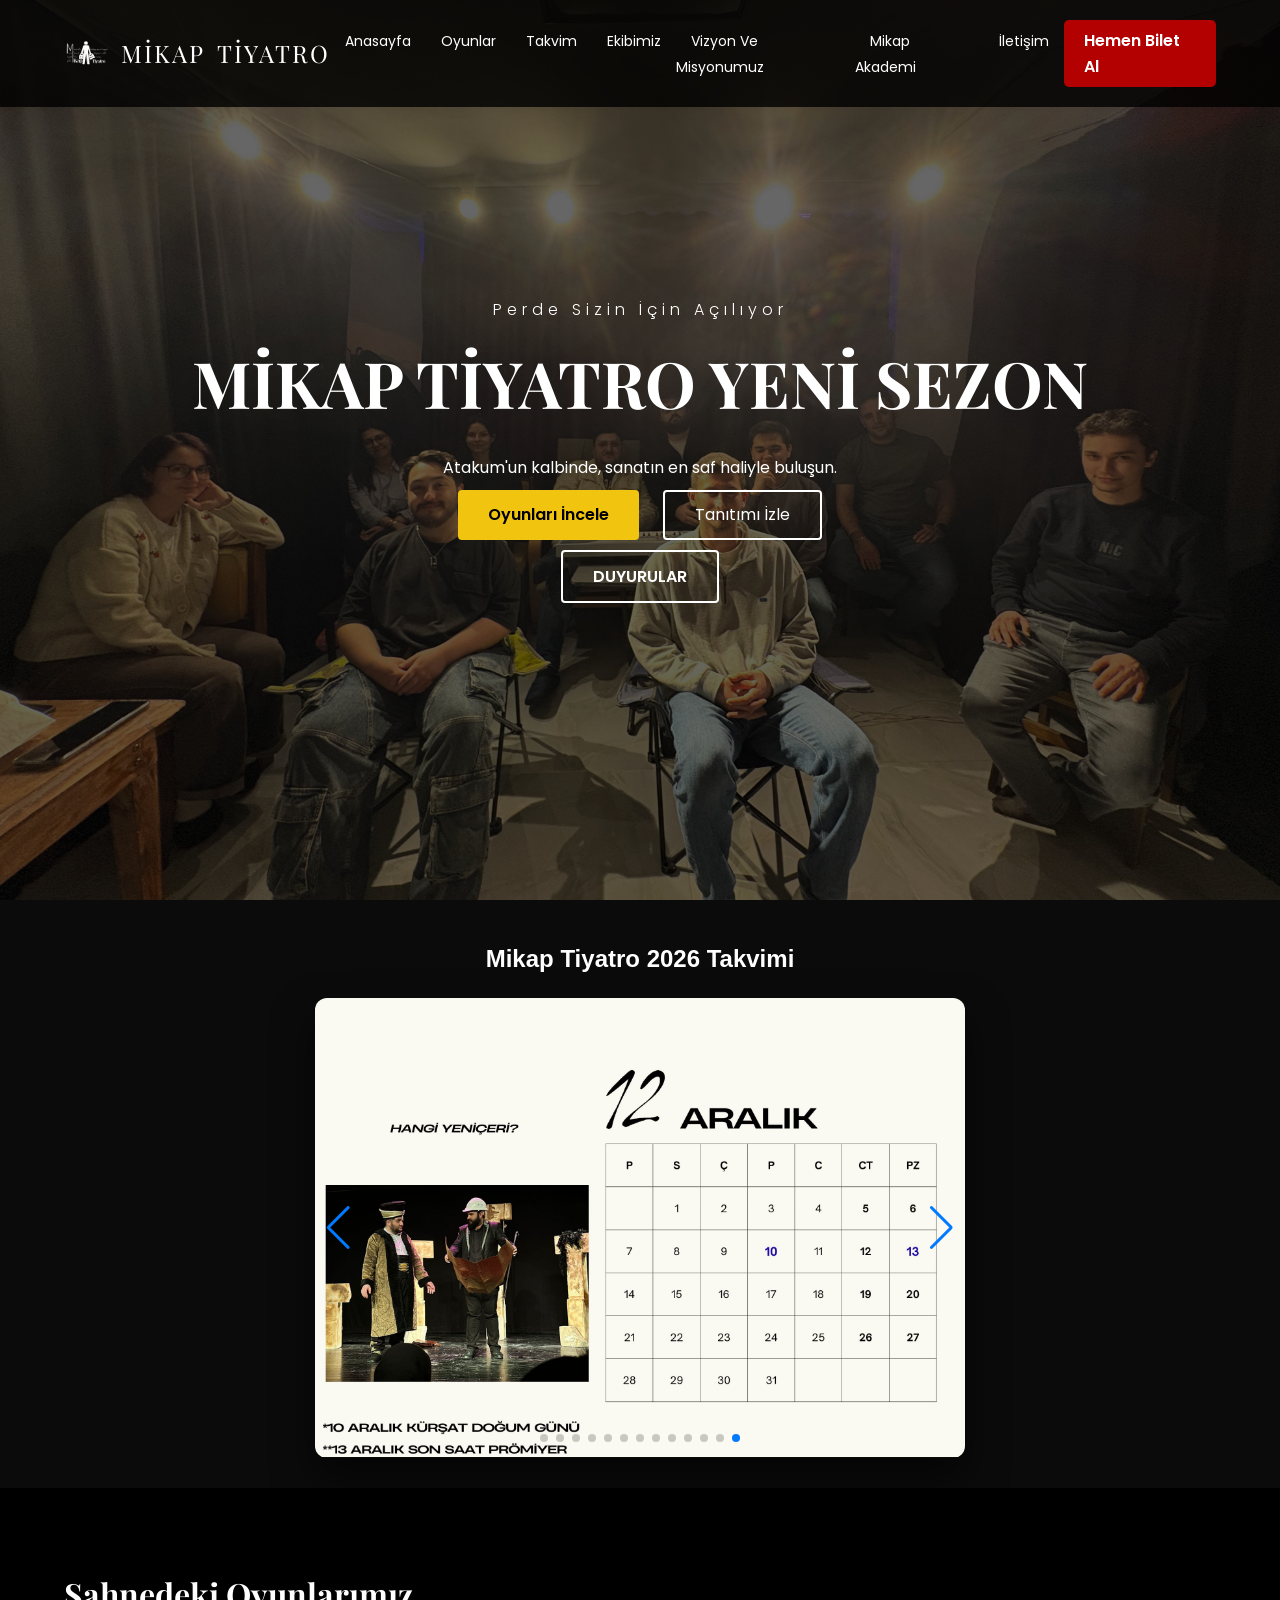
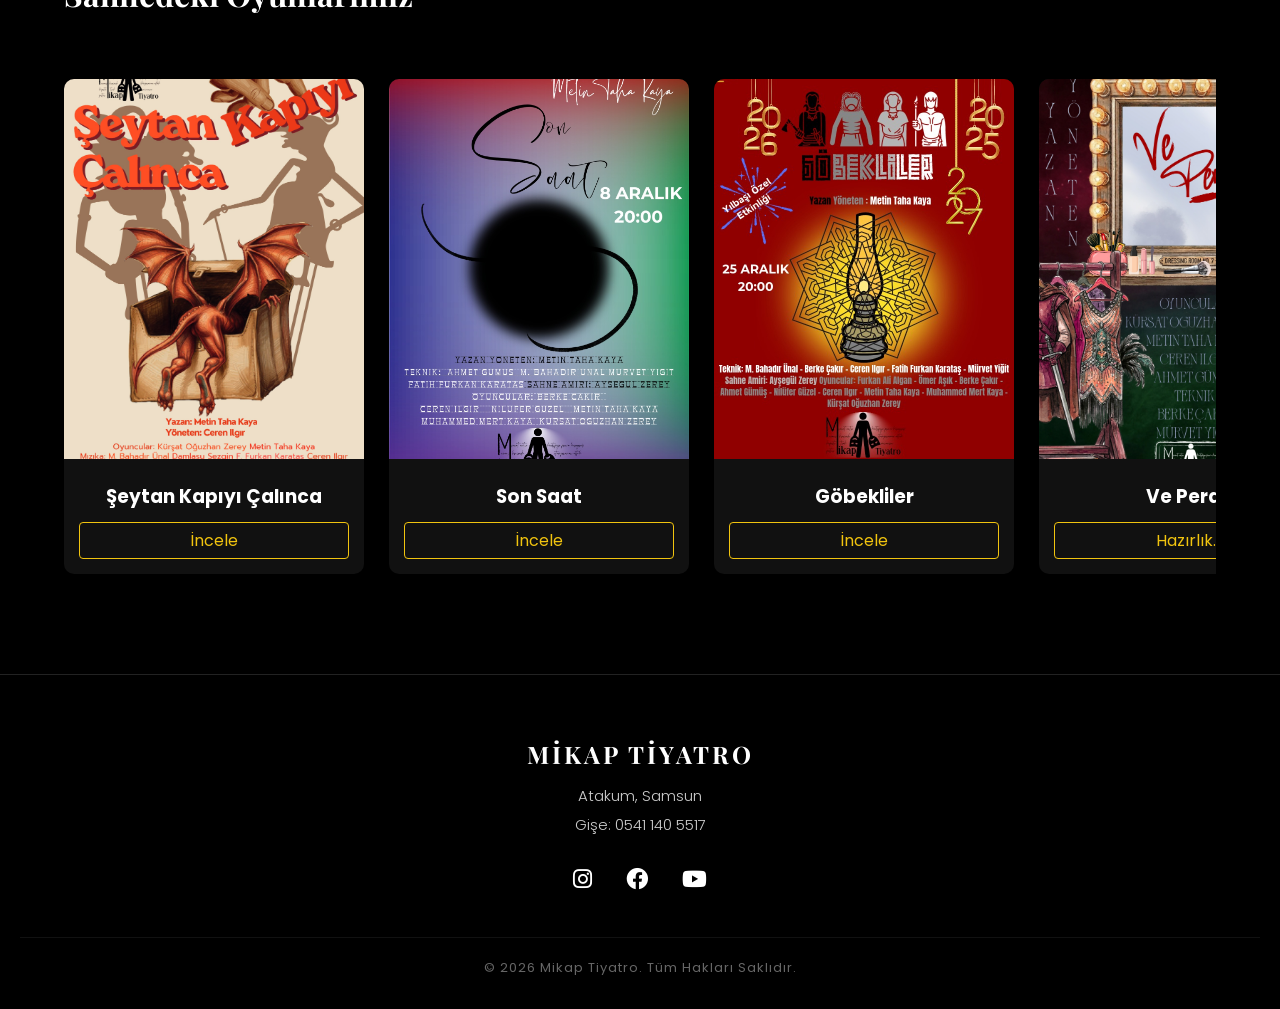
<file: index.html>
<!DOCTYPE html>
<html lang="tr">
<head>
    <link rel="icon" type="image/png" href="logo.jpeg">
    <meta charset="UTF-8">
    <meta name="viewport" content="width=device-width, initial-scale=1.0">
    <title>Mikap Tiyatro | Sahne Sizin</title>
    <link rel="stylesheet" href="style.css">

<link rel="stylesheet" href="style.css?v=1.2">
    <link href="https://fonts.googleapis.com/css2?family=Playfair+Display:wght@700&family=Poppins:wght@300;400;600&display=swap" rel="stylesheet">
<link rel="stylesheet" href="https://cdnjs.cloudflare.com/ajax/libs/font-awesome/6.0.0/css/all.min.css">
<link rel="manifest" href="manifest.json">
<meta name="theme-color" content="#b30000">

<script>
  if ('service worker' in navigator) {
    navigator.serviceWorker.register('sw.js');
  }
</script>
</head>
<body>

    <header>
        <nav class="navbar">
            <div class="logo">
    <img src="logo.png" alt="Mikap Tiyatro Logo" class="nav-logo">
    <span class="m-logo">MİKAP</span> <span>TİYATRO</span>
</div>
            <ul class="nav-links">
                <li><a href="#">Anasayfa</a></li>
                <li><a href="#oyunlar">Oyunlar</a></li>
                <li><a href="takvim.html">Takvim</a></li>
                <li><a href="ekip.html">Ekibimiz</a></li>
               <li><a href="misyon-vizyon.html">Vizyon Ve Misyonumuz</a></li>
               <li><a href="akademi.html">Mikap Akademi</a></li>
                <li><a href="iletisim.html">İletişim</a></li>
            </ul>
            <a href="https://biletinial.com/tr-tr/tiyatro/son-saat" class="btn-ticket-red">Hemen Bilet Al</a>
        </nav>
    </header>

    <section class="hero">
    <div class="hero-slider">
        <div class="slide active" style="background-image: url('afis3.JPEG');"></div>
        <div class="slide" style="background-image: url('afis1.JPEG');"></div>
        <div class="slide" style="background-image: url('afis2.JPEG');"></div>
        <div class="slide" style="background-image: url('afis4.JPEG');"></div>
        <div class="slide" style="background-image: url('afis5.JPEG');"></div>
        
        <div class="slider-overlay"></div>
    </div>

    <div class="hero-content">
        <h4>Perde Sizin İçin Açılıyor</h4>
        <h1>MİKAP TİYATRO YENİ SEZON</h1>
        <p>Atakum'un kalbinde, sanatın en saf haliyle buluşun.</p>
        <div class="hero-btns">
            <a href="#oyunlar" class="btn-yellow">Oyunları İncele</a>
            <a href="https://www.youtube.com/watch?v=IDrZ6-iegOY" target="_blank" class="btn-outline">Tanıtımı İzle</a> <br>
            <a href="duyurular.html" class="btn btn-announcement">Duyurular</a>
        </div>
    </div>
</section>

<link rel="stylesheet" href="https://cdn.jsdelivr.net/npm/swiper@11/swiper-bundle.min.css" />

<section class="takvim-modern-section">
    <h2 class="takvim-baslik">Mikap Tiyatro 2026 Takvimi</h2>
    
    <div class="swiper mySwiper">
        <div class="swiper-wrapper">
            <div class="swiper-slide">
                <img src="images/kapak.jpeg" alt="Mikap 2026 Kapak">
            </div>
            <div class="swiper-slide">
                <img src="images/ocak.jpeg" alt="Ocak 2026">
            </div>
            <div class="swiper-slide">
                <img src="images/subat.jpeg" alt="Şubat 2026">
            </div>
            <div class="swiper-slide">
                <img src="images/mart.jpeg" alt="Mart 2026">
            </div>
            <div class="swiper-slide">
                <img src="images/nisan.jpeg" alt="Nisan 2026">
            </div>
            <div class="swiper-slide">
                <img src="images/mayis.jpeg" alt="Mayıs 2026">
            </div>
            <div class="swiper-slide">
                <img src="images/haziran.jpeg" alt="Haziran 2026">
            </div>
            <div class="swiper-slide">
                <img src="images/temmuz.jpeg" alt="Temmuz 2026">
            </div>
            <div class="swiper-slide">
                <img src="images/agustos.jpeg" alt="Ağustos 2026">
            </div>
            <div class="swiper-slide">
                <img src="images/eylul.jpeg" alt="Eylül 2026">
            </div>
            <div class="swiper-slide">
                <img src="images/ekim.jpeg" alt="Ekim 2026">
            </div>
            <div class="swiper-slide">
                <img src="images/kasim.jpeg" alt="Kasım 2026">
            </div>
            <div class="swiper-slide">
                <img src="images/aralik.jpeg" alt="Aralık 2026">
            </div>
            </div>
        
        <div class="swiper-button-next"></div>
        <div class="swiper-button-prev"></div>
        
        <div class="swiper-pagination"></div>
    </div>
</section>

<script src="https://cdn.jsdelivr.net/npm/swiper@11/swiper-bundle.min.js"></script>

    <section id="oyunlar" class="plays-section">
        <h2>Sahnedeki Oyunlarımız</h2>
        
        <div class="plays-container">
            <div class="play-card">
                <img src="seytan.jpeg" alt="Oyun Afişi">
                <div class="play-info">
                    <h3>Şeytan Kapıyı Çalınca</h3>
                    <a href="seytan.html" class="btn-buy">İncele</a>
                </div>
            </div>
            <div class="play-card">
                <img src="sonsaat.jpg" alt="Oyun Afişi">
                <div class="play-info">
                    <h3>Son Saat</h3>
                    <a href="oyun1.html" target="_blank" class="btn-buy">İncele</a>
                </div>
            </div>
            <div class="play-card">
                <img src="gobekliler.jpg" alt="Oyun Afişi">
                <div class="play-info">
                    <h3>Göbekliler</h3>
                    <a href="oyun2.html" class="btn-buy">İncele</a>
                </div>
            </div>
             <div class="play-card">
                <img src="veperde.jpeg" alt="Oyun Afişi">
                <div class="play-info">
                    <h3>Ve Perde</h3>
                    <a href="#" class="btn-buy">Hazırlık...</a>
                </div>
            </div>
            
            <div class="play-card">
                <img src="skecgece.jpg" alt="Oyun Afişi">
                <div class="play-info">
                    <h3>Skeç Gecesi</h3>
                    <a href="oyun3.html" target="_blank" class="btn-buy">İncele</a>
                </div>
            </div>
            </div>
    </section>
<footer class="main-footer">
    <div class="footer-content">
        <h2 class="footer-logo">MİKAP TİYATRO</h2>
        <p class="footer-location">Atakum, Samsun</p>
        <p class="footer-contact">Gişe: 0541 140 5517</p>
        
        <div class="social-icons">
            <a href="https://instagram.com/mikaptiyatro"><i class="fab fa-instagram"></i></a>
            <a href="https://www.facebook.com/profile.php?id=61563645158672&locale=tr_TR"><i class="fab fa-facebook"></i></a>
            <a href="https://www.youtube.com/channel/UChvmHVL0fiUs_D_U11OLJiw"><i class="fab fa-youtube"></i></a>
        </div>

        <div class="footer-bottom">
            <p>&copy; 2026 Mikap Tiyatro. Tüm Hakları Saklıdır.</p>
        </div>
    </div>
</footer>
<script>
    // Slider motorunu başlatalım
    const slides = document.querySelectorAll('.hero-slider .slide');
    let currentSlideIndex = 0;
    const slideIntervalTime = 5000; // Her 5 saniyede bir değişim

    function changeSlide() {
        // 1. Mevcut resmi sahneden çek (active sınıfını kaldır)
        slides[currentSlideIndex].classList.remove('active');
        
        // 2. Bir sonraki resmin sırasını belirle
        currentSlideIndex = (currentSlideIndex + 1) % slides.length;
        
        // 3. Yeni resmi sahneye al (active sınıfını ekle)
        slides[currentSlideIndex].classList.add('active');
    }

    // Zamanlayıcıyı kur
    if (slides.length > 0) {
        setInterval(changeSlide, slideIntervalTime);
    }
</script>

<script>
    // 1. Hangi ayda olduğumuzu bulan küçük bir fonksiyon yazıyoruz
    function MevcutAyiBul() {
        var bugun = new Date();
        var ayIndex = bugun.getMonth(); // Ocak için 0, Şubat için 1... Aralık için 11 döner.
        
        // Sizin HTML yapınızda:
        // Slide 0 -> Kapak
        // Slide 1 -> Ocak
        // Slide 2 -> Şubat ...
        // Bu yüzden bulduğumuz ay indeksine +1 ekleyerek doğru slide numarasını buluyoruz.
        return ayIndex + 1; 
    }

    // 2. Swiper'ı bu ayarlarla başlatıyoruz
    var swiper = new Swiper(".mySwiper", {
        initialSlide: MevcutAyiBul(), // Site açıldığında otomatik olarak mevcut ayı açar
        loop: true,                  // Kaydırma bittiğinde takılmadan otomatik BAŞA DÖNER!
        speed: 600,                  // Sayfa geçiş hızı (ms)
        grabCursor: true,            // Fare el simgesine dönüşsün
        centeredSlides: true,
        
        // Ok tuşları ile kontrol
        navigation: {
            nextEl: ".swiper-button-next",
            prevEl: ".swiper-button-prev",
        },
        
        // Alt noktalı gezinme
        pagination: {
            el: ".swiper-pagination",
            clickable: true,
        },
        
        // Klavye ok tuşları desteği
        keyboard: {
            enabled: true,
            onlyInViewport: true,
        },
        
        // Mobilde dokunmatik hassasiyeti
        touchEventsTarget: 'container',
    });
</script>

</body>
</html>
</file>
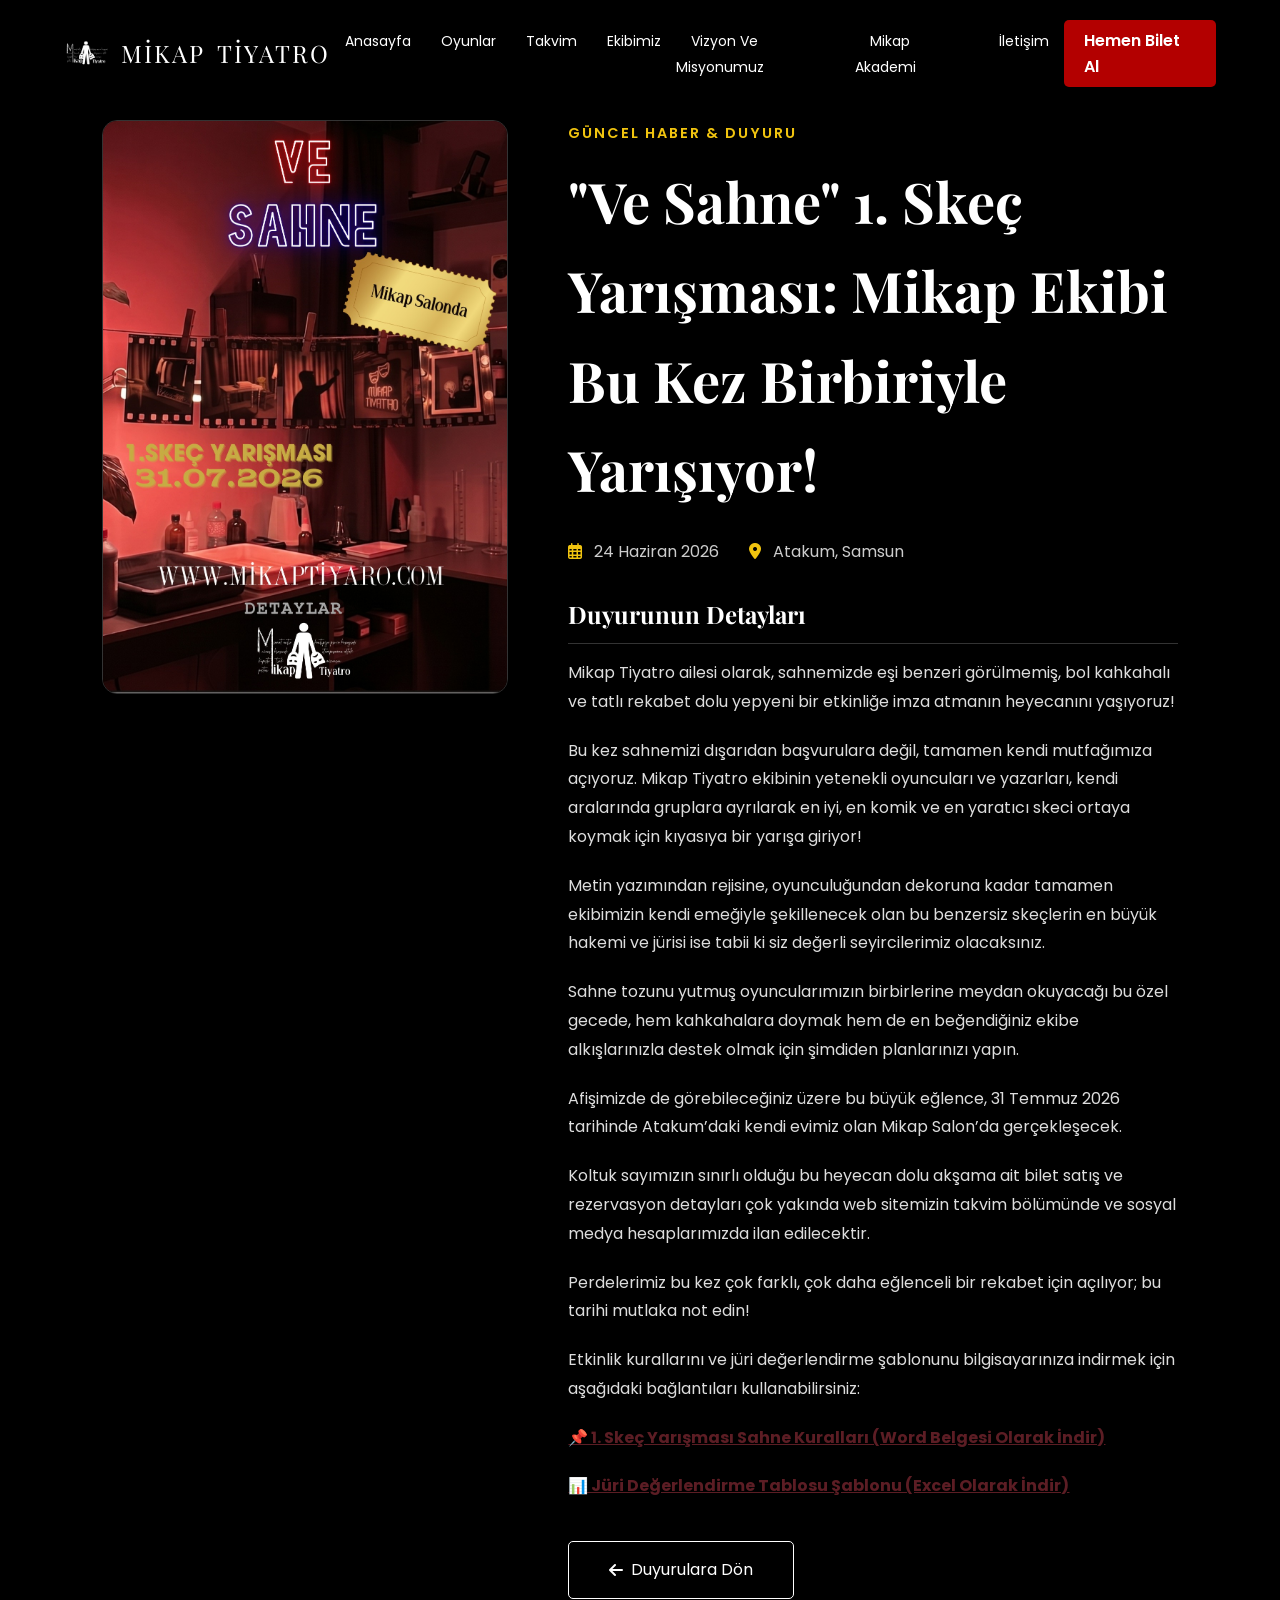
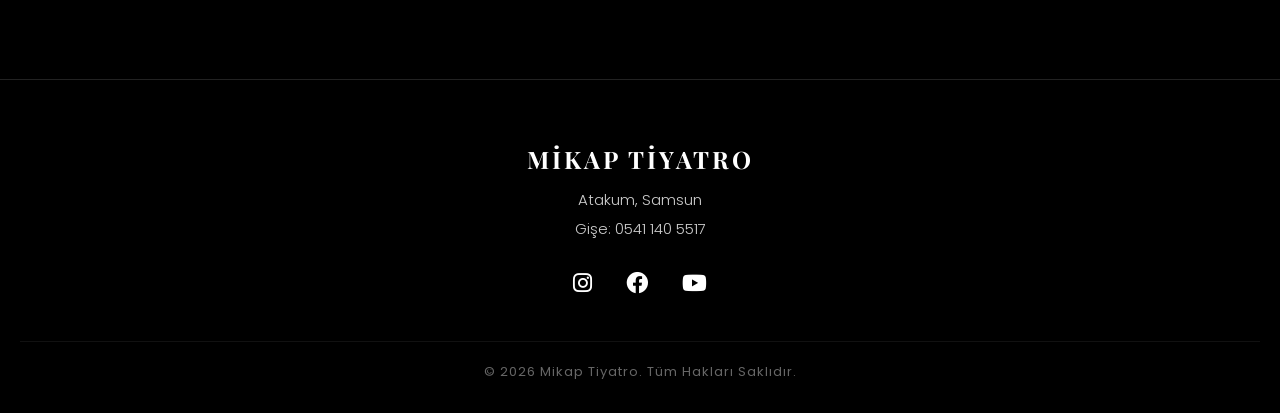
<file: duyuru1.html>
<!DOCTYPE html>
<html lang="tr">
<head>
    <link rel="icon" type="image/png" href="logo.jpeg">
    <meta charset="UTF-8">
    <meta name="viewport" content="width=device-width, initial-scale=1.0">
    <title>Mikap Tiyatro | Sahne Sizin</title>
    <link rel="stylesheet" href="style.css">
    <link rel="stylesheet" href="style.css?v=1.2">
    <link href="https://fonts.googleapis.com/css2?family=Playfair+Display:wght@700&family=Poppins:wght@300;400;600&display=swap" rel="stylesheet">
    <link rel="stylesheet" href="https://cdnjs.cloudflare.com/ajax/libs/font-awesome/6.0.0/css/all.min.css">
    <link rel="manifest" href="manifest.json">
    <meta name="theme-color" content="#b30000">
</head>
<body>

    <header>
        <nav class="navbar">
            <div class="logo">
                <img src="logo.png" alt="Mikap Tiyatro Logo" class="nav-logo">
                <span class="m-logo">MİKAP</span> <span>TİYATRO</span>
            </div>
            <ul class="nav-links">
                <li><a href="index.html">Anasayfa</a></li>
                <li><a href="index.html#oyunlar">Oyunlar</a></li>
                <li><a href="takvim.html">Takvim</a></li>
                <li><a href="ekip.html">Ekibimiz</a></li>
                <li><a href="misyon-vizyon.html">Vizyon Ve Misyonumuz</a></li>
                <li><a href="akademi.html">Mikap Akademi</a></li>
                <li><a href="iletisim.html">İletişim</a></li>
            </ul>
            <a href="https://biletinial.com/tr-tr/tiyatro/son-saat" class="btn-ticket-red">Hemen Bilet Al</a>
        </nav>
    </header>

    <section class="play-detail-section">
        <div class="detail-container">
            
            <div class="detail-left">
                <img src="yarisma.jpeg" alt="Son Saat Afiş" class="detail-poster">
            </div>
            
            <div class="detail-right">
                <span class="play-genre">Güncel Haber & Duyuru</span>
                <h1 class="play-title">"Ve Sahne" 1. Skeç Yarışması: Mikap Ekibi Bu Kez Birbiriyle Yarışıyor!</h1>
                
                <div class="play-meta">
                    <div class="meta-item"><i class="far fa-calendar-alt"></i> 24 Haziran 2026</div>
                    <div class="meta-item"><i class="fas fa-map-marker-alt"></i> Atakum, Samsun</div>
                </div>
                
                <div class="play-description">
                    <h3>Duyurunun Detayları</h3>
                <p>Mikap Tiyatro ailesi olarak, sahnemizde eşi benzeri görülmemiş, bol kahkahalı ve tatlı rekabet dolu yepyeni bir etkinliğe imza atmanın heyecanını yaşıyoruz!</p>

<p>Bu kez sahnemizi dışarıdan başvurulara değil, tamamen kendi mutfağımıza açıyoruz. Mikap Tiyatro ekibinin yetenekli oyuncuları ve yazarları, kendi aralarında gruplara ayrılarak en iyi, en komik ve en yaratıcı skeci ortaya koymak için kıyasıya bir yarışa giriyor!</p>

<p>Metin yazımından rejisine, oyunculuğundan dekoruna kadar tamamen ekibimizin kendi emeğiyle şekillenecek olan bu benzersiz skeçlerin en büyük hakemi ve jürisi ise tabii ki siz değerli seyircilerimiz olacaksınız.</p>

<p>Sahne tozunu yutmuş oyuncularımızın birbirlerine meydan okuyacağı bu özel gecede, hem kahkahalara doymak hem de en beğendiğiniz ekibe alkışlarınızla destek olmak için şimdiden planlarınızı yapın.</p>

<p>Afişimizde de görebileceğiniz üzere bu büyük eğlence, 31 Temmuz 2026 tarihinde Atakum’daki kendi evimiz olan Mikap Salon’da gerçekleşecek.</p>

<p>Koltuk sayımızın sınırlı olduğu bu heyecan dolu akşama ait bilet satış ve rezervasyon detayları çok yakında web sitemizin takvim bölümünde ve sosyal medya hesaplarımızda ilan edilecektir.</p>

<p>Perdelerimiz bu kez çok farklı, çok daha eğlenceli bir rekabet için açılıyor; bu tarihi mutlaka not edin!</p>

<p>Etkinlik kurallarını ve jüri değerlendirme şablonunu bilgisayarınıza indirmek için aşağıdaki bağlantıları kullanabilirsiniz:</p>

<p>
  <a href="sahnekurallari.docx" download style="color: #5C1D24; font-weight: bold; text-decoration: underline;">
    📌 1. Skeç Yarışması Sahne Kuralları (Word Belgesi Olarak İndir)
  </a>
</p>

<p>
  <a href="degerlendirme.xlsx" download style="color: #5C1D24; font-weight: bold; text-decoration: underline;">
    📊 Jüri Değerlendirme Tablosu Şablonu (Excel Olarak İndir)
  </a>
</p>


                </div>
                
                <div class="detail-actions">
                    <a href="duyurular.html" class="btn-secondary" style="display: inline-flex; align-items: center; gap: 8px;">
                        <i class="fas fa-arrow-left"></i> Duyurulara Dön
                    </a
                </div>
            </div>

        </div>
    </section>

    <footer class="main-footer">
        <div class="footer-content">
            <h2 class="footer-logo">MİKAP TİYATRO</h2>
            <p class="footer-location">Atakum, Samsun</p>
            <p class="footer-contact">Gişe: 0541 140 5517</p>
            
            <div class="social-icons">
                <a href="https://instagram.com/mikaptiyatro"><i class="fab fa-instagram"></i></a>
                <a href="https://www.facebook.com/profile.php?id=61563645158672&locale=tr_TR"><i class="fab fa-facebook"></i></a>
                <a href="https://www.youtube.com/channel/UChvmHVL0fiUs_D_U11OLJiw"><i class="fab fa-youtube"></i></a>
            </div>

            <div class="footer-bottom">
                <p>&copy; 2026 Mikap Tiyatro. Tüm Hakları Saklıdır.</p>
            </div>
        </div>
    </footer>

</body>
</html>
</file>
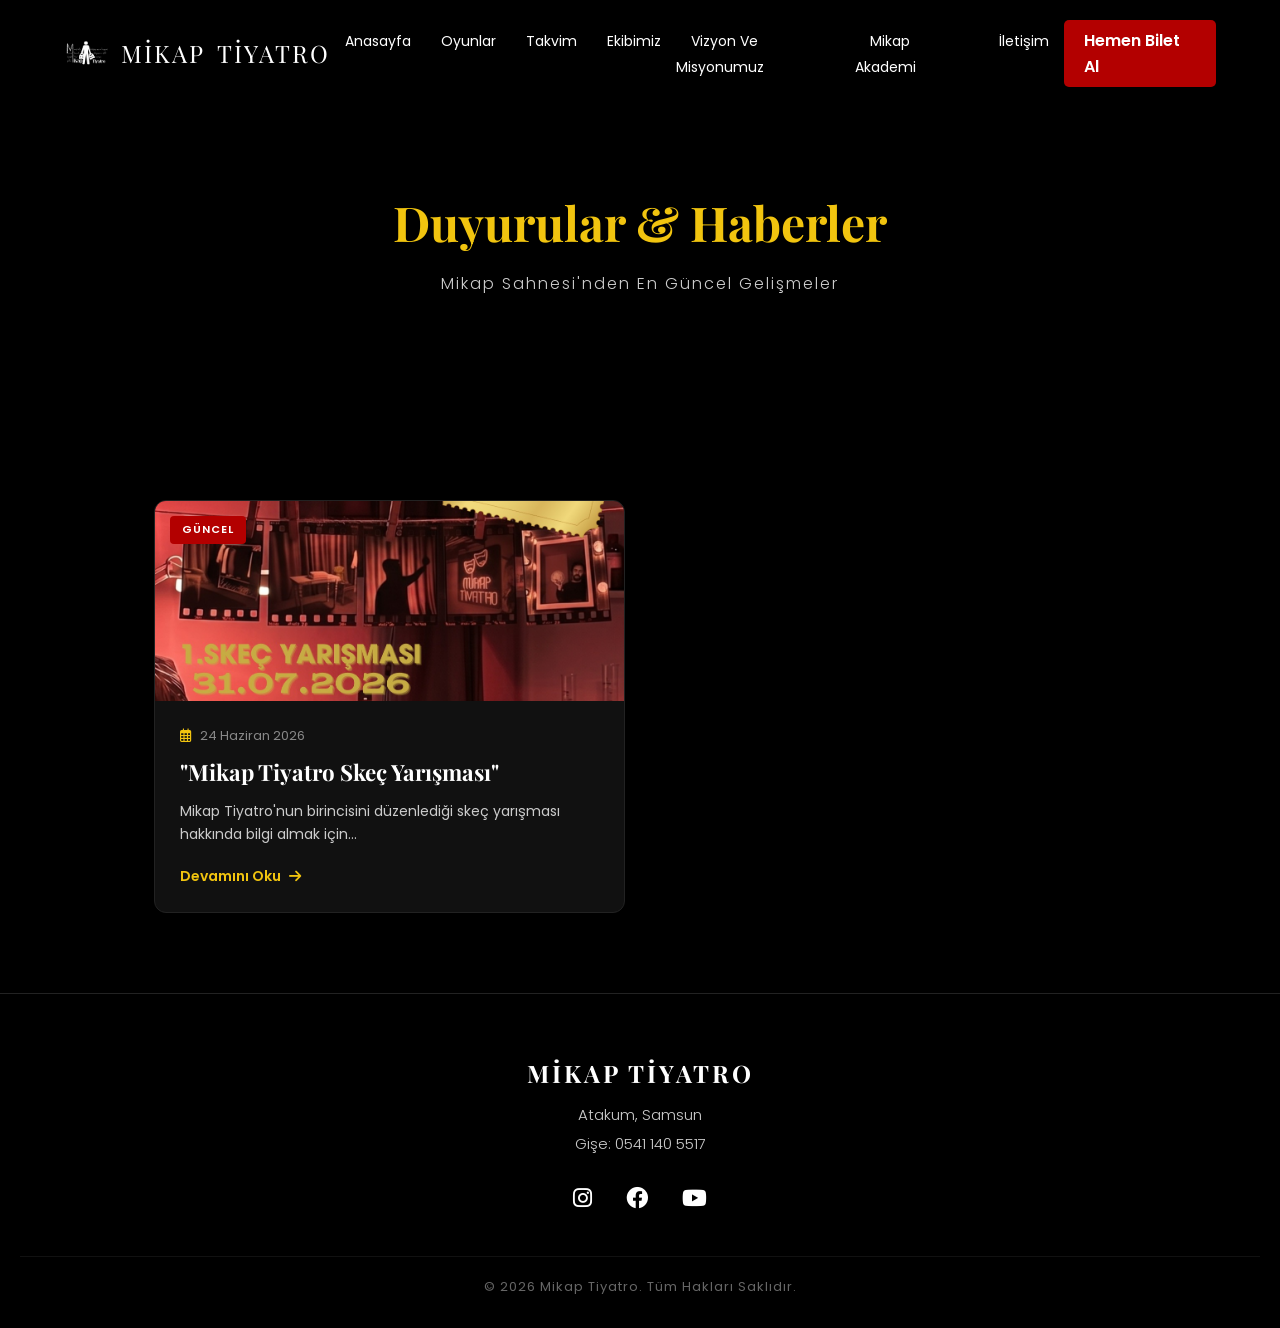
<file: duyurular.html>
<!DOCTYPE html>
<html lang="tr">
<head>
    <link rel="icon" type="image/png" href="logo.jpeg">
    <meta charset="UTF-8">
    <meta name="viewport" content="width=device-width, initial-scale=1.0">
    <title>Duyurular | Mikap Tiyatro</title>
    <link rel="stylesheet" href="style.css">
    <link rel="stylesheet" href="style.css?v=1.2">
    <link href="https://fonts.googleapis.com/css2?family=Playfair+Display:wght@700&family=Poppins:wght@300;400;600&display=swap" rel="stylesheet">
    <link rel="stylesheet" href="https://cdnjs.cloudflare.com/ajax/libs/font-awesome/6.0.0/css/all.min.css">
    <link rel="manifest" href="manifest.json">
    <meta name="theme-color" content="#b30000">

    <style>
        .announcements-container {
            max-width: 1100px;
            margin: 0 auto;
            display: grid;
            grid-template-columns: repeat(auto-fill, minmax(320px, 1fr));
            gap: 30px;
            padding: 0 5%;
        }

        .announcement-card {
            background: #111;
            border-radius: 12px;
            overflow: hidden;
            border: 1px solid #222;
            transition: transform 0.3s ease, border-color 0.3s ease;
            display: flex;
            flex-direction: column;
            text-align: left;
        }

        .announcement-card:hover {
            transform: translateY(-8px);
            border-color: #f1c40f; /* Mikap Altın Sarısı */
        }

        .announcement-img-wrapper {
            position: relative;
            height: 200px;
            width: 100%;
            overflow: hidden;
        }

        .announcement-img-wrapper img {
            width: 100%;
            height: 100%;
            object-fit: cover;
            transition: transform 0.5s ease;
        }

        .announcement-card:hover .announcement-img-wrapper img {
            transform: scale(1.05);
        }

        .announcement-badge {
            position: absolute;
            top: 15px;
            left: 15px;
            background: #b30000;
            color: #fff;
            padding: 5px 12px;
            font-size: 11px;
            font-weight: 600;
            text-transform: uppercase;
            border-radius: 4px;
            letter-spacing: 1px;
        }

        .announcement-body {
            padding: 25px;
            display: flex;
            flex-direction: column;
            flex-grow: 1;
        }

        .announcement-date {
            font-size: 13px;
            color: #888;
            margin-bottom: 10px;
        }

        .announcement-date i {
            color: #f1c40f;
            margin-right: 6px;
        }

        .announcement-body h3 {
            font-family: 'Playfair Display', serif;
            font-size: 1.4rem;
            color: #fff;
            margin-bottom: 12px;
            line-height: 1.4;
        }

        .announcement-body p {
            font-size: 14px;
            color: #ccc;
            line-height: 1.6;
            margin-bottom: 20px;
            flex-grow: 1;
        }

        .btn-detail {
            color: #f1c40f;
            text-decoration: none;
            font-size: 14px;
            font-weight: 600;
            display: inline-flex;
            align-items: center;
            gap: 8px;
            transition: color 0.2s;
            margin-top: auto;
        }

        .btn-detail:hover {
            color: #fff;
        }
    </style>
</head>
<body>

    <header>
        <nav class="navbar">
            <div class="logo">
                <img src="logo.png" alt="Mikap Tiyatro Logo" class="nav-logo">
                <span class="m-logo">MİKAP</span> <span>TİYATRO</span>
            </div>
            <ul class="nav-links">
                <li><a href="index.html">Anasayfa</a></li>
                <li><a href="index.html#oyunlar">Oyunlar</a></li>
                <li><a href="takvim.html">Takvim</a></li>
                <li><a href="ekip.html">Ekibimiz</a></li>
                <li><a href="misyon-vizyon.html">Vizyon Ve Misyonumuz</a></li>
                <li><a href="akademi.html">Mikap Akademi</a></li>
                <li><a href="iletisim.html">İletişim</a></li>
            </ul>
            <a href="https://biletinial.com/tr-tr/tiyatro/son-saat" class="btn-ticket-red">Hemen Bilet Al</a>
        </nav>
    </header>

    <section class="page-header">
        <div class="header-overlay">
            <h1>Duyurular & Haberler</h1>
            <p style="color: #ccc; letter-spacing: 2px; margin-top: 10px; font-weight: 300;">Mikap Sahnesi'nden En Güncel Gelişmeler</p>
        </div>
    </section>

    <section class="calendar-section" style="background: #000; padding: 80px 0;">
        <div class="announcements-container">
            
            <div class="announcement-card">
                <div class="announcement-img-wrapper">
                    <span class="announcement-badge">Güncel</span>
                    <img src="yarisma.jpeg" alt="Duyuru Görseli">
                </div>
                <div class="announcement-body">
                    <div class="announcement-date">
                        <i class="far fa-calendar-alt"></i> 24 Haziran 2026
                    </div>
                    <h3>"Mikap Tiyatro Skeç Yarışması"</h3>
                    <p>Mikap Tiyatro'nun birincisini düzenlediği skeç yarışması hakkında bilgi almak için...</p>
                    <a href="duyuru1.html" class="btn-detail">Devamını Oku <i class="fas fa-arrow-right"></i></a>
                </div>
            </div>   

        </div>
    </section>

    <footer class="main-footer">
        <div class="footer-content">
            <h2 class="footer-logo">MİKAP TİYATRO</h2>
            <p class="footer-location">Atakum, Samsun</p>
            <p class="footer-contact">Gişe: 0541 140 5517</p>
            
            <div class="social-icons">
                <a href="https://instagram.com/mikaptiyatro"><i class="fab fa-instagram"></i></a>
                <a href="https://www.facebook.com/profile.php?id=61563645158672&locale=tr_TR"><i class="fab fa-facebook"></i></a>
                <a href="https://www.youtube.com/channel/UChvmHVL0fiUs_D_U11OLJiw"><i class="fab fa-youtube"></i></a>
            </div>

            <div class="footer-bottom">
                <p>&copy; 2026 Mikap Tiyatro. Tüm Hakları Saklıdır.</p>
            </div>
        </div>
    </footer>

</body>
</html>
</file>
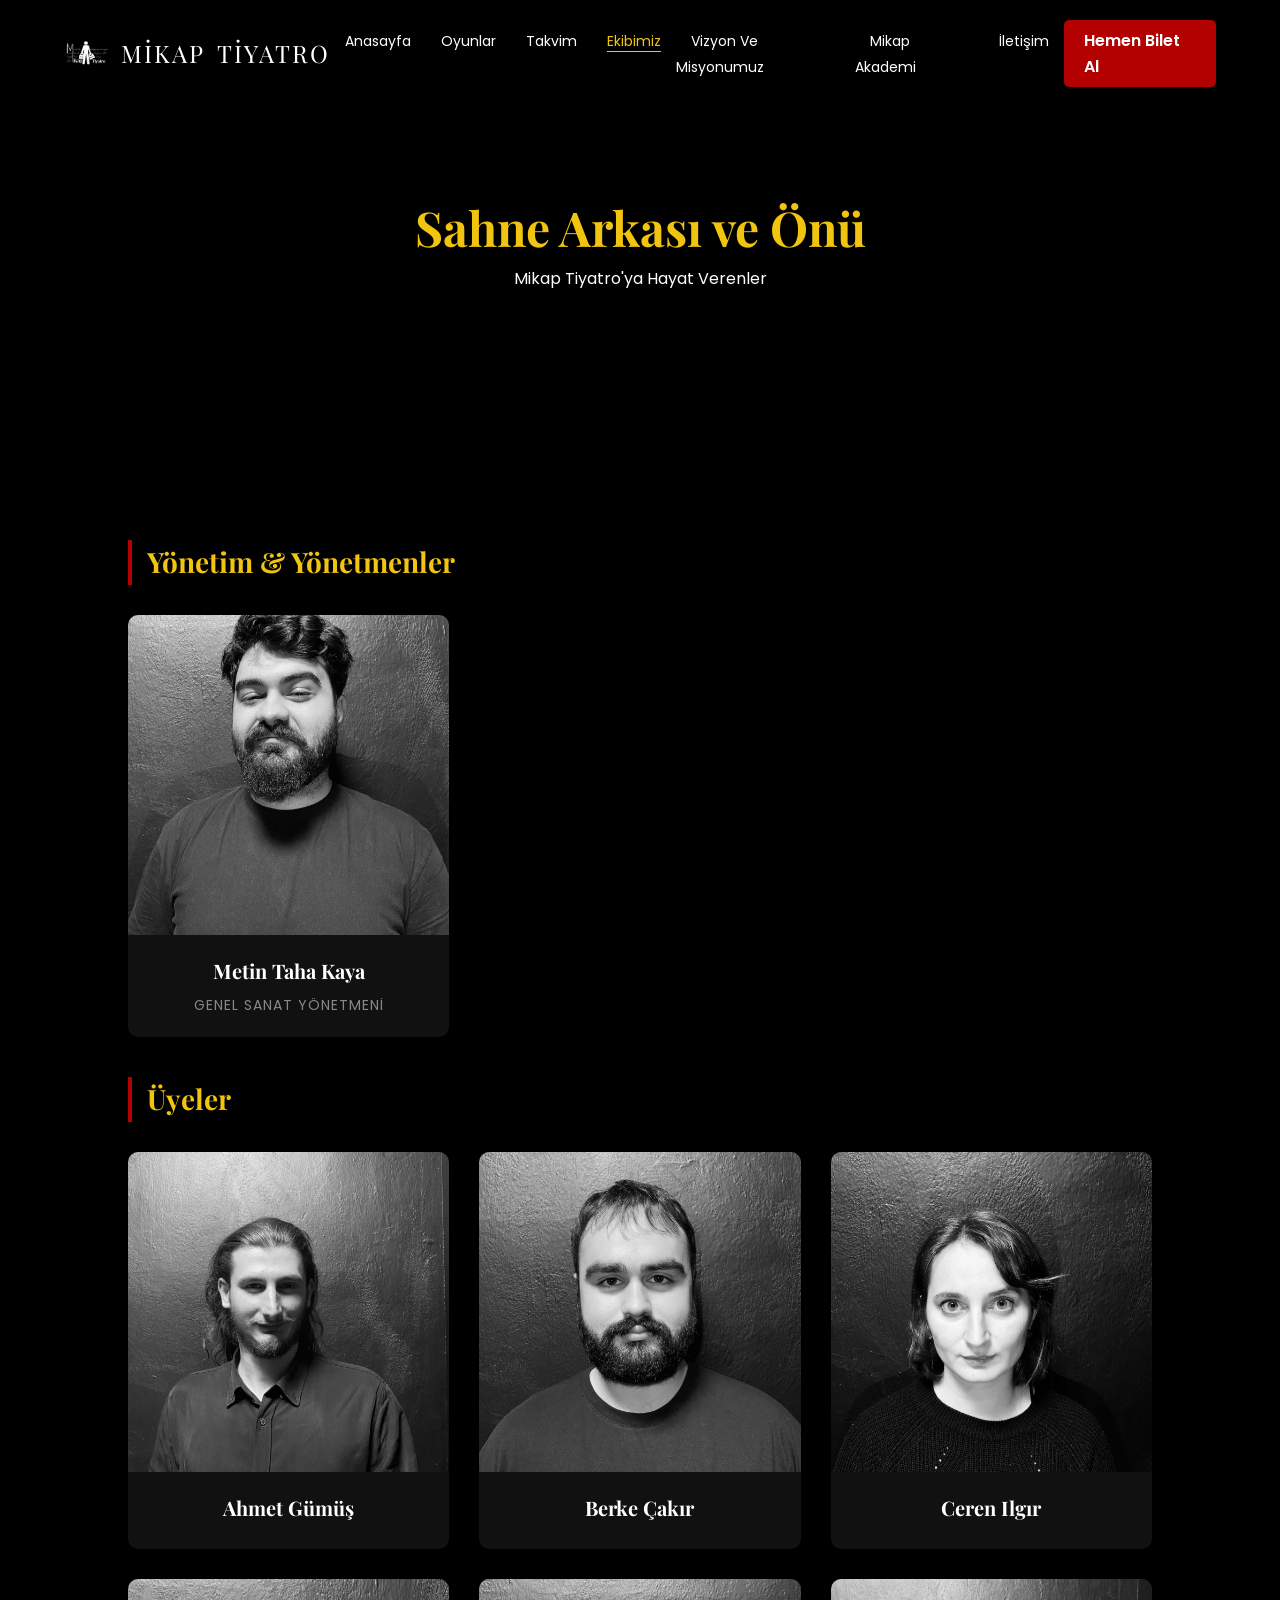
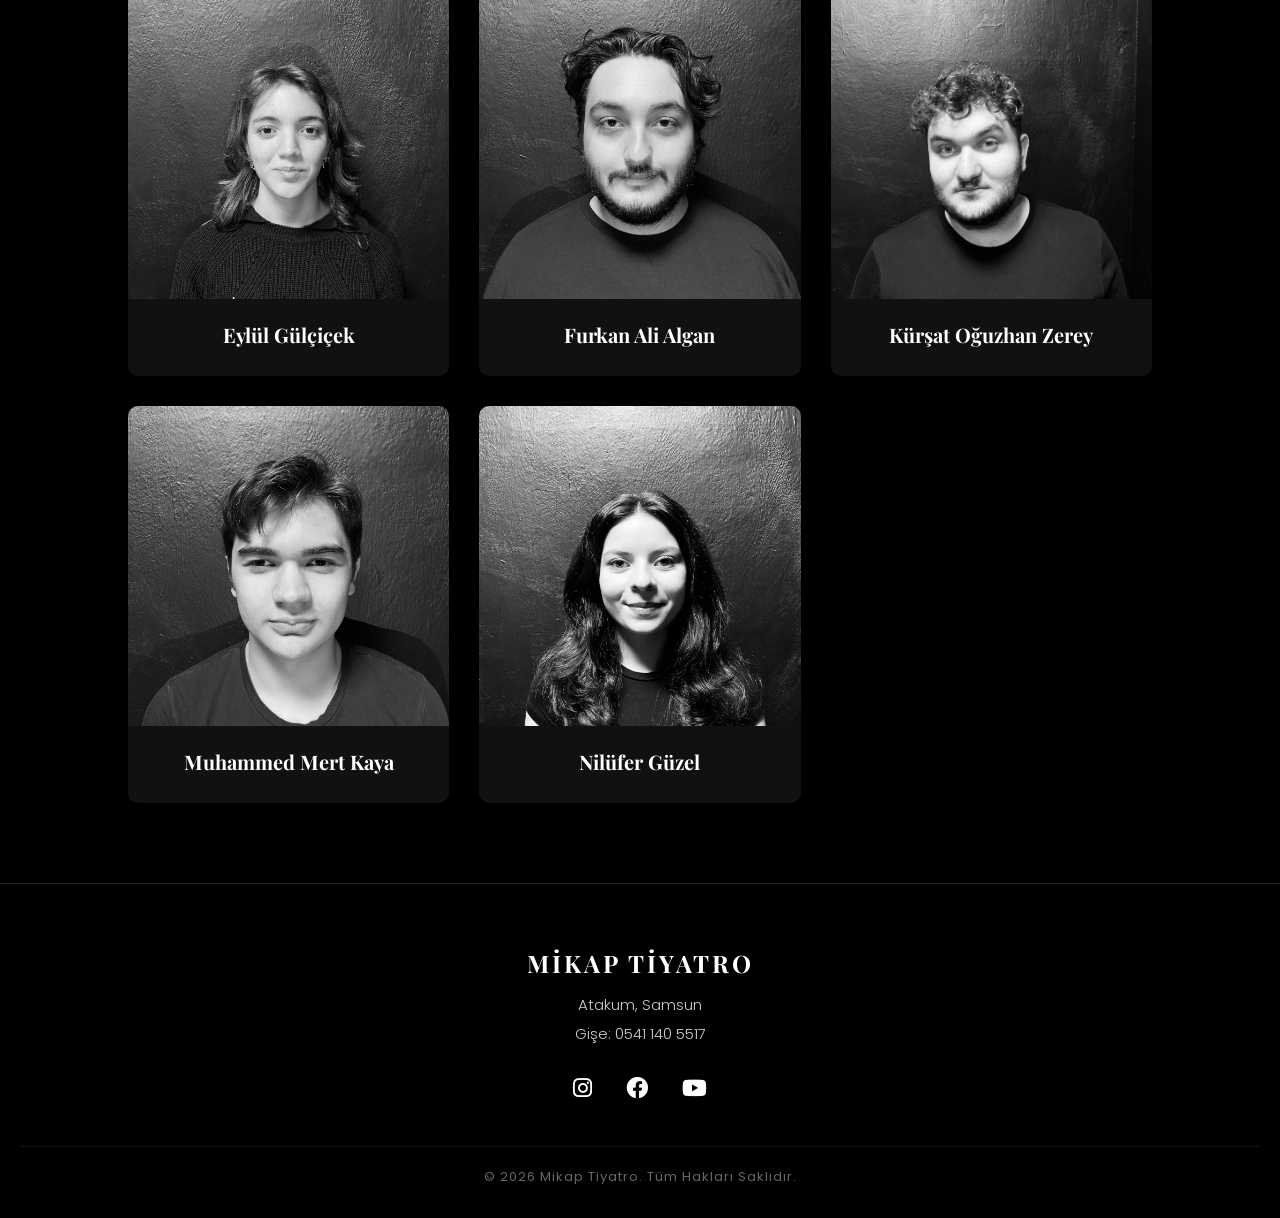
<file: ekip.html>
<!DOCTYPE html>
<html lang="tr">
<head>
    <link rel="icon" type="image/png" href="logo.jpeg">
    <meta charset="UTF-8">
    <meta name="viewport" content="width=device-width, initial-scale=1.0">
    <title>Ekibimiz | Mikap Tiyatro</title>
    <link rel="stylesheet" href="style.css">

<link rel="stylesheet" href="style.css?v=1.2">
    <link href="https://fonts.googleapis.com/css2?family=Playfair+Display:wght@700&family=Poppins:wght@300;400;600&display=swap" rel="stylesheet">
    <link rel="stylesheet" href="https://cdnjs.cloudflare.com/ajax/libs/font-awesome/6.0.0/css/all.min.css">
    <link rel="manifest" href="manifest.json">
<meta name="theme-color" content="#b30000">

<script>
  if ('service worker' in navigator) {
    navigator.serviceWorker.register('sw.js');
  }
</script>
</head>
<body>

    <header>
        <nav class="navbar">
            <div class="logo">
    <img src="logo.png" alt="Mikap Tiyatro Logo" class="nav-logo">
    <span class="m-logo">MİKAP</span> <span>TİYATRO</span>
</div>
            <ul class="nav-links">
                <li><a href="index.html">Anasayfa</a></li>
                <li><a href="index.html#oyunlar">Oyunlar</a></li>
                <li><a href="takvim.html">Takvim</a></li>
                <li><a href="ekip.html" class="active-link">Ekibimiz</a></li>
                <li><a href="misyon-vizyon.html">Vizyon Ve Misyonumuz</a></li>
                <li><a href="akademi.html">Mikap Akademi</a></li>
                <li><a href="iletisim.html">İletişim</a></li>
            </ul>
            <a href="https://biletinial.com/tr-tr/tiyatro/son-saat" class="btn-ticket-red">Hemen Bilet Al</a>
        </nav>
    </header>

    <section class="page-header team-header">
        <div class="header-overlay">
            <h1>Sahne Arkası ve Önü</h1>
            <p>Mikap Tiyatro'ya Hayat Verenler</p>
        </div>
    </section>

    <section class="team-section">
        <div class="container">
            
            <h2 class="section-title">Yönetim & Yönetmenler</h2>
            <div class="team-grid">
                <div class="team-member">
                    <div class="member-img">
                        <img src="metin.jpeg" alt="Yönetmen">
                        <div class="social-overlay">
                            <a href="https://www.instagram.com/metintahakaya/"><i class="fab fa-instagram"></i></a>
                        </div>
                    </div>
                    <div class="member-info">
                        <h3>Metin Taha Kaya</h3>
                        <span>Genel Sanat Yönetmeni</span>
                    </div>
                </div>
            </div>

            <h2 class="section-title">Üyeler</h2>
            <div class="team-grid">
                <div class="team-member">
                    <div class="member-img">
                        <img src="ahmet.jpeg" alt="Oyuncu">
                        <div class="social-overlay">
                            <a href="https://www.instagram.com/ahmetgms3/"><i class="fab fa-instagram"></i></a>
                        </div>
                    </div>
                    <div class="member-info">
                        <h3>Ahmet Gümüş</h3>
                        <span> </span>
                    </div>
                </div>

                <div class="team-member">
                    <div class="member-img">
                        <img src="berke.jpeg" alt="Oyuncu">
                        <div class="social-overlay">
                            <a href="https://www.instagram.com/b3rke_ckr/"><i class="fab fa-instagram"></i></a>
                        </div>
                    </div>
                    <div class="member-info">
                        <h3>Berke Çakır</h3>
                        <span> </span>
                    </div>
                </div>

                <div class="team-member">
                    <div class="member-img">
                        <img src="ceren.jpeg" alt="Oyuncu">
                        <div class="social-overlay">
                            <a href="https://www.instagram.com/medusapollo_/"><i class="fab fa-instagram"></i></a>
                        </div>
                    </div>
                    <div class="member-info">
                        <h3>Ceren Ilgır</h3>
                        <span> </span>
                    </div>
                </div>

                <div class="team-member">
                    <div class="member-img">
                        <img src="eylül.jpeg" alt="Oyuncu">
                        <div class="social-overlay">
                            <a href="https://www.instagram.com/likeer0s/"><i class="fab fa-instagram"></i></a>
                        </div>
                    </div>
                    <div class="member-info">
                        <h3>Eylül Gülçiçek</h3>
                        <span> </span>
                    </div>
                </div>

                <div class="team-member">
                    <div class="member-img">
                        <img src="furkanali.jpeg" alt="Oyuncu">
                        <div class="social-overlay">
                            <a href="https://www.instagram.com/furkaniezm/"><i class="fab fa-instagram"></i></a>
                        </div>
                    </div>
                    <div class="member-info">
                        <h3>Furkan Ali Algan</h3>
                        <span> </span>
                    </div>
                </div>

                <div class="team-member">
                    <div class="member-img">
                        <img src="kürşat.jpeg" alt="Oyuncu">
                        <div class="social-overlay">
                            <a href="https://www.instagram.com/kursatoguzhanzerey/"><i class="fab fa-instagram"></i></a>
                        </div>
                    </div>
                    <div class="member-info">
                        <h3>Kürşat Oğuzhan Zerey</h3>
                        <span> </span>
                    </div>
                </div>

                <div class="team-member">
                    <div class="member-img">
                        <img src="mami.jpeg" alt="Oyuncu">
                        <div class="social-overlay">
                            <a href="https://www.instagram.com/muhammedmertky/"><i class="fab fa-instagram"></i></a>
                        </div>
                    </div>
                    <div class="member-info">
                        <h3>Muhammed Mert Kaya</h3>
                        <span> </span>
                    </div>
                </div>

                <div class="team-member">
                    <div class="member-img">
                        <img src="nilü.jpeg" alt="Oyuncu">
                        <div class="social-overlay">
                            <a href="https://www.instagram.com/niluferguzell/"><i class="fab fa-instagram"></i></a>
                        </div>
                    </div>
                    <div class="member-info">
                        <h3>Nilüfer Güzel</h3>
                        <span> </span>
                    </div>
                </div>

                
            </div>

        </div>
    </section>

    <footer class="main-footer">
    <div class="footer-content">
        <h2 class="footer-logo">MİKAP TİYATRO</h2>
        <p class="footer-location">Atakum, Samsun</p>
        <p class="footer-contact">Gişe: 0541 140 5517</p>
        
        <div class="social-icons">
            <a href="https://instagram.com/mikaptiyatro"><i class="fab fa-instagram"></i></a>
            <a href="https://www.facebook.com/profile.php?id=61563645158672&locale=tr_TR"><i class="fab fa-facebook"></i></a>
            <a href="https://www.youtube.com/channel/UChvmHVL0fiUs_D_U11OLJiw"><i class="fab fa-youtube"></i></a>
        </div>

        <div class="footer-bottom">
            <p>&copy; 2026 Mikap Tiyatro. Tüm Hakları Saklıdır.</p>
        </div>
    </div>
</footer>

</body>
</html>
</file>
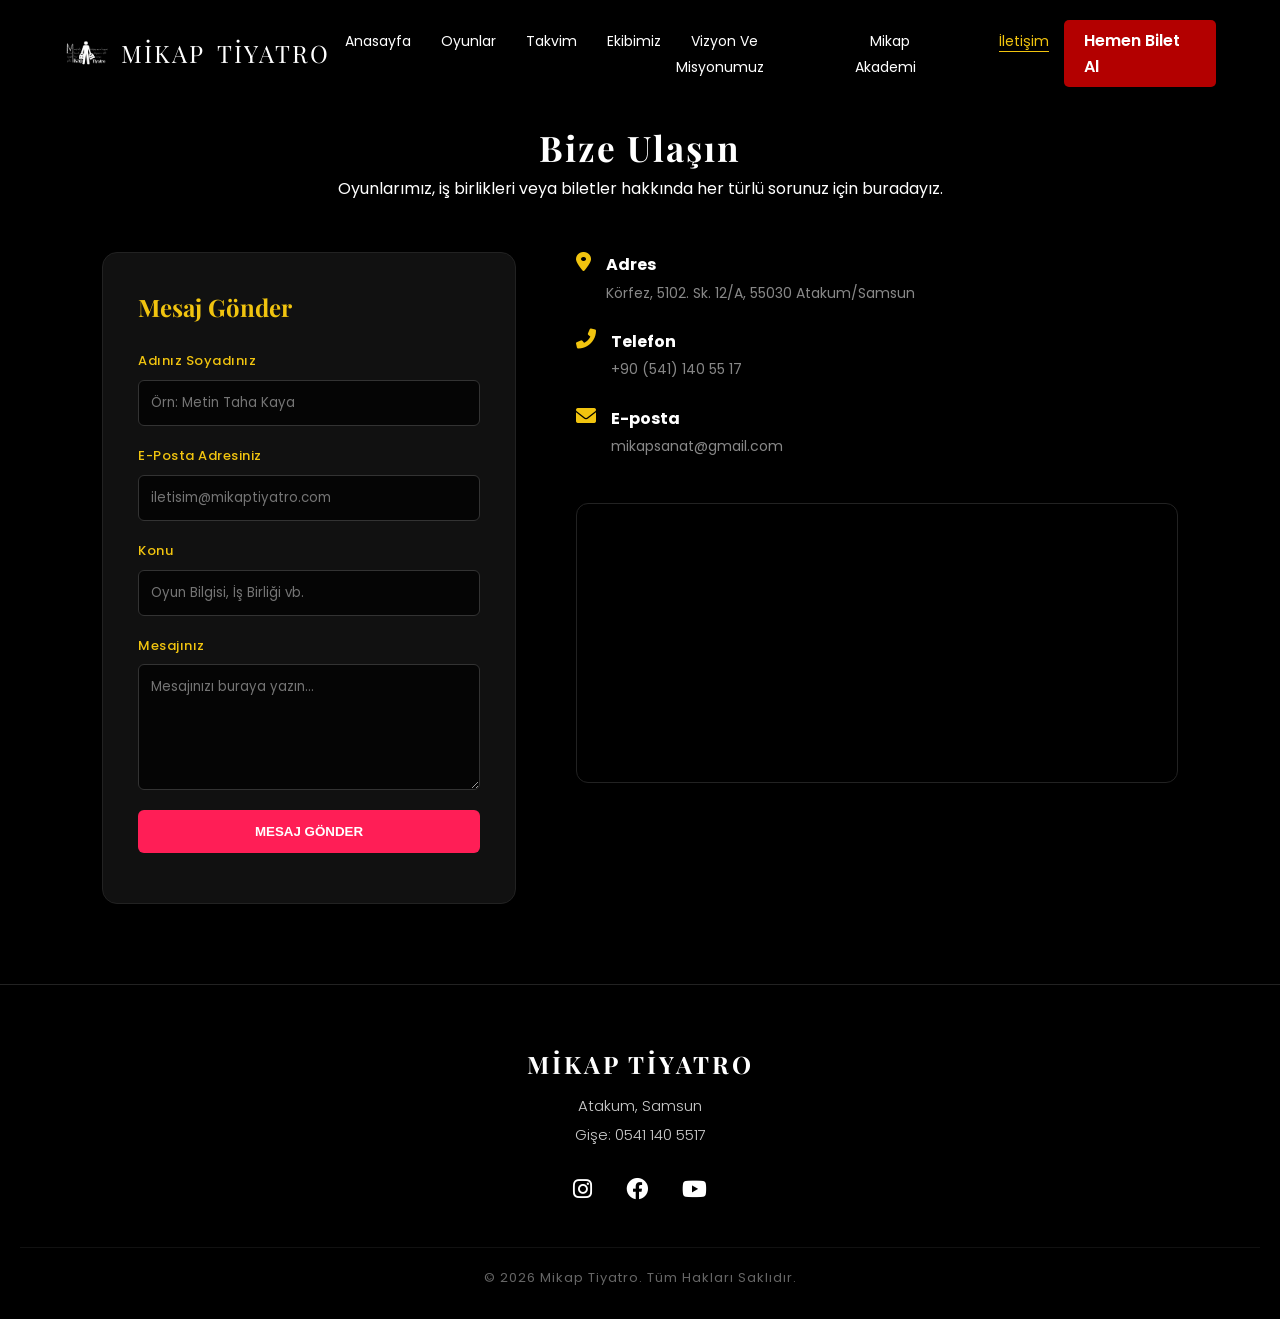
<file: iletisim.html>
<!DOCTYPE html>
<html lang="tr">
<head>
    <link rel="icon" type="image/png" href="logo.jpeg">
    <meta charset="UTF-8">
    <meta name="viewport" content="width=device-width, initial-scale=1.0">
    <title>İletişim | Mikap Tiyatro</title>
    <link rel="stylesheet" href="style.css">

<link rel="stylesheet" href="style.css?v=1.2">
    <link href="https://fonts.googleapis.com/css2?family=Playfair+Display:wght@700&family=Poppins:wght@300;400;600&display=swap" rel="stylesheet">
    <link rel="stylesheet" href="https://cdnjs.cloudflare.com/ajax/libs/font-awesome/6.0.0/css/all.min.css">
    <link rel="manifest" href="manifest.json">
<meta name="theme-color" content="#b30000">

<script>
  if ('service worker' in navigator) {
    navigator.serviceWorker.register('sw.js');
  }
</script>
</head>
<body>

    <header>
        <nav class="navbar">
            <div class="logo">
    <img src="logo.png" alt="Mikap Tiyatro Logo" class="nav-logo">
    <span class="m-logo">MİKAP</span> <span>TİYATRO</span>
</div>
            <ul class="nav-links">
                <li><a href="index.html">Anasayfa</a></li>
                <li><a href="index.html#oyunlar">Oyunlar</a></li>
                <li><a href="takvim.html">Takvim</a></li>
                <li><a href="ekip.html">Ekibimiz</a></li>
                <li><a href="misyon-vizyon.html">Vizyon Ve Misyonumuz</a></li>
                <li><a href="akademi.html">Mikap Akademi</a></li>
                <li><a href="iletisim.html" class="active-link">İletişim</a></li>
            </ul>
            <a href="https://biletinial.com/tr-tr/tiyatro/son-saat" class="btn-ticket-red">Hemen Bilet Al</a>
        </nav>
    </header>

    <section class="contact-main">
        <div class="contact-header">
            <h1>Bize Ulaşın</h1>
            <p>Oyunlarımız, iş birlikleri veya biletler hakkında her türlü sorunuz için buradayız.</p>
        </div>

        <div class="contact-container">
            <div class="contact-form-card">
                <h2>Mesaj Gönder</h2>
                <form id="my-form" action="https://formspree.io/f/xdappgrb" method="POST">
    <div class="form-group">
        <label>Adınız Soyadınız</label>
        <input type="text" name="ad_soyad" placeholder="Örn: Metin Taha Kaya" required>
    </div>
    <div class="form-group">
        <label>E-Posta Adresiniz</label>
        <input type="email" name="email" placeholder="iletisim@mikaptiyatro.com" required>
    </div>
    <div class="form-group">
        <label>Konu</label>
        <input type="text" name="konu" placeholder="Oyun Bilgisi, İş Birliği vb.">
    </div>
    <div class="form-group">
        <label>Mesajınız</label>
        <textarea name="mesaj" rows="5" placeholder="Mesajınızı buraya yazın..." required></textarea>
    </div>
    <button type="submit" id="my-form-button" class="btn-send">Mesaj Gönder</button>
    <p id="my-form-status" style="margin-top: 15px; font-size: 14px; text-align: center;"></p>
</form>
            </div>

            <div class="contact-info-panel">
                <div class="info-item">
                    <i class="fas fa-map-marker-alt"></i>
                    <div>
                        <h3>Adres</h3>
                        <p>Körfez, 5102. Sk. 12/A, 55030 Atakum/Samsun</p>
                    </div>
                </div>
                <div class="info-item">
                    <i class="fas fa-phone-alt"></i>
                    <div>
                        <h3>Telefon</h3>
                        <p>+90 (541) 140 55 17</p>
                    </div>
                </div>
                <div class="info-item">
                    <i class="fas fa-envelope"></i>
                    <div>
                        <h3>E-posta</h3>
                        <p>mikapsanat@gmail.com</p>
                    </div>
                </div>

                <div class="map-container">
                    <iframe 
                        src="https://www.google.com/maps/embed?pb=!1m18!1m12!1m3!1d47916.88729969929!2d36.18741989135741!3d41.356582088798504!2m3!1f0!2f0!3f0!3m2!1i1024!2i768!4f13.1!3m3!1m2!1s0x408877001cca077f%3A0x271daf7415b7af11!2sMikap%20Tiyatro!5e0!3m2!1str!2str!4v1775334166799!5m2!1str!2str" width="600" height="450" style="border:0;" allowfullscreen="" loading="lazy" referrerpolicy="no-referrer-when-downgrade" 
                        width="100%" height="250" style="border:0;" allowfullscreen="" loading="lazy">
                    </iframe>
                </div>
            </div>
        </div>
    </section>

    <footer class="main-footer">
    <div class="footer-content">
        <h2 class="footer-logo">MİKAP TİYATRO</h2>
        <p class="footer-location">Atakum, Samsun</p>
        <p class="footer-contact">Gişe: 0541 140 5517</p>
        
        <div class="social-icons">
            <a href="https://instagram.com/mikaptiyatro"><i class="fab fa-instagram"></i></a>
            <a href="https://www.facebook.com/profile.php?id=61563645158672&locale=tr_TR"><i class="fab fa-facebook"></i></a>
            <a href="https://www.youtube.com/channel/UChvmHVL0fiUs_D_U11OLJiw"><i class="fab fa-youtube"></i></a>
        </div>

        <div class="footer-bottom">
            <p>&copy; 2026 Mikap Tiyatro. Tüm Hakları Saklıdır.</p>
        </div>
    </div>
</footer>

        <script>
  var form = document.getElementById("my-form");
  
  async function handleSubmit(event) {
    event.preventDefault();
    var status = document.getElementById("my-form-status");
    var data = new FormData(event.target);
    
    // Gönderim başladığında butonu pasif yapalım
    const btn = document.getElementById("my-form-button");
    btn.disabled = true;
    btn.innerText = "Gönderiliyor...";

    fetch(event.target.action, {
      method: form.method,
      body: data,
      headers: {
          'Accept': 'application/json'
      }
    }).then(response => {
      if (response.ok) {
        status.innerHTML = "Teşekkürler! Mesajınız başarıyla iletildi.";
        status.style.color = "#f1c40f"; // Altın sarısı
        form.reset();
        btn.innerText = "Mesaj Gönder";
        btn.disabled = false;
      } else {
        response.json().then(data => {
          if (Object.hasOwn(data, 'errors')) {
            status.innerHTML = data["errors"].map(error => error["message"]).join(", ");
          } else {
            status.innerHTML = "Hay aksi! Bir sorun oluştu.";
          }
          status.style.color = "#ff1e56"; // Pembe/Kırmızı
        })
      }
    }).catch(error => {
      status.innerHTML = "Hata! İnternet bağlantınızı kontrol edin.";
      status.style.color = "#ff1e56";
    });
  }
  
  form.addEventListener("submit", handleSubmit)
</script>
</body>
</html>
</file>
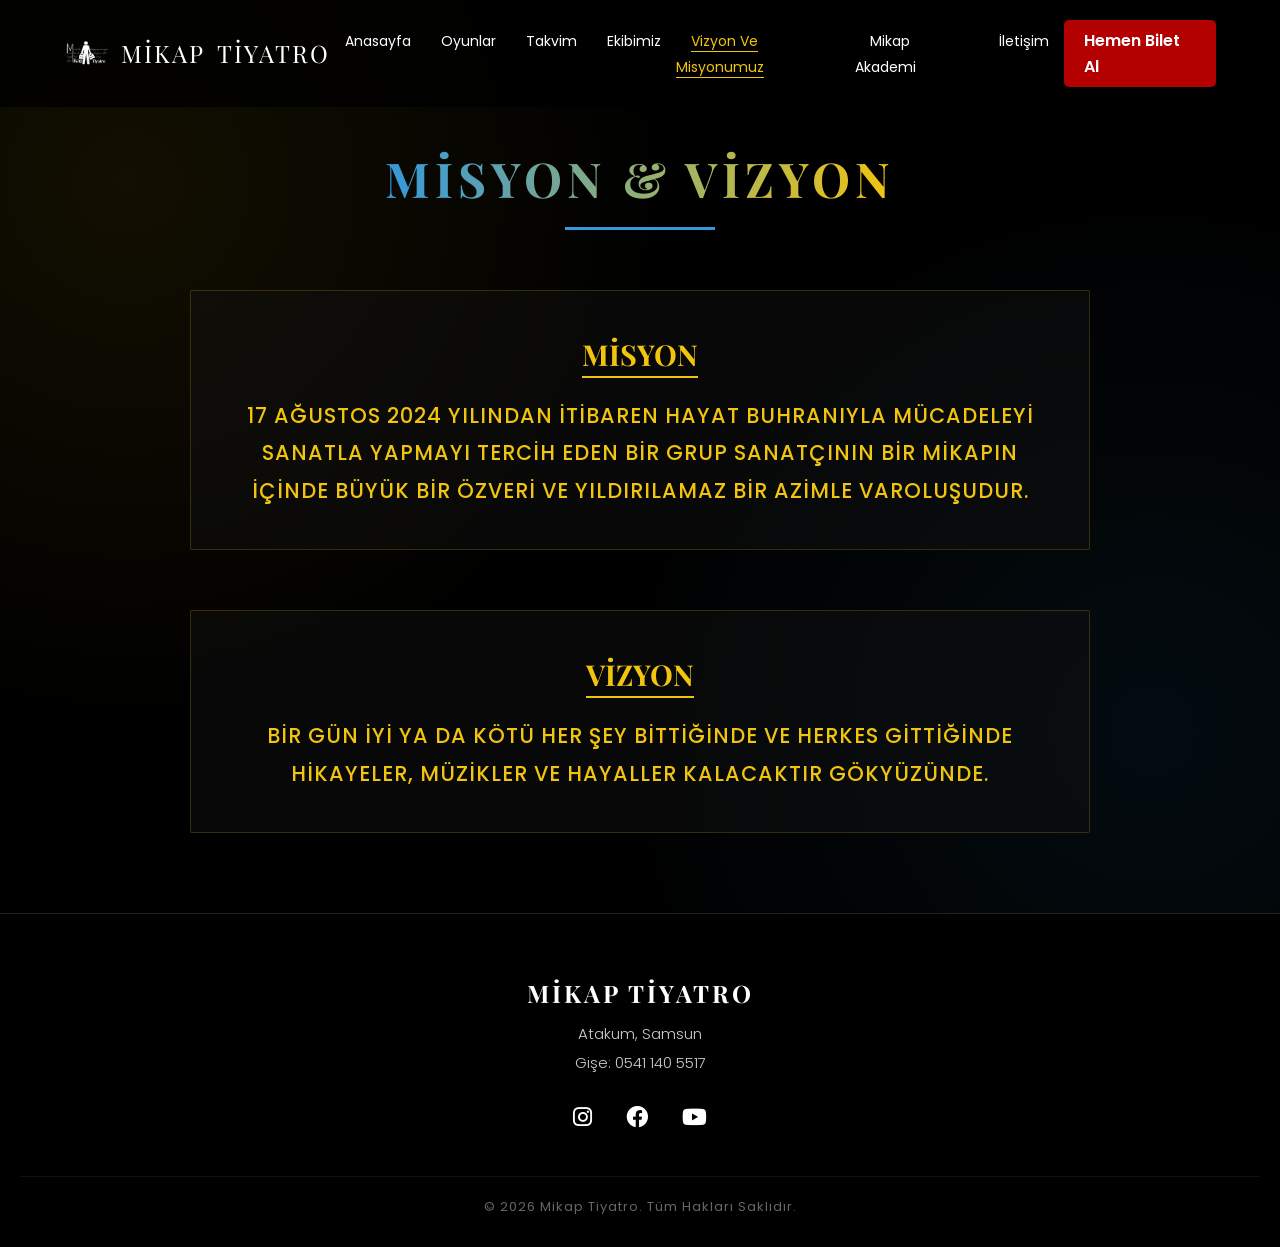
<file: misyon-vizyon.html>
<!DOCTYPE html>
<html lang="tr">
<head>
    <link rel="icon" type="image/png" href="logo.jpeg">
    <meta charset="UTF-8">
    <meta name="viewport" content="width=device-width, initial-scale=1.0">
    <title>Ekibimiz | Mikap Tiyatro</title>
    <link rel="stylesheet" href="style.css">

<link rel="stylesheet" href="style.css?v=1.2">
    <link href="https://fonts.googleapis.com/css2?family=Playfair+Display:wght@700&family=Poppins:wght@300;400;600&display=swap" rel="stylesheet">
    <link rel="stylesheet" href="https://cdnjs.cloudflare.com/ajax/libs/font-awesome/6.0.0/css/all.min.css">
    <link rel="manifest" href="manifest.json">
<meta name="theme-color" content="#b30000">

<script>
  if ('service worker' in navigator) {
    navigator.serviceWorker.register('sw.js');
  }
</script>
</head>
<body>

    <header>
        <nav class="navbar">
            <div class="logo">
    <img src="logo.png" alt="Mikap Tiyatro Logo" class="nav-logo">
    <span class="m-logo">MİKAP</span> <span>TİYATRO</span>
</div>
            <ul class="nav-links">
                <li><a href="index.html">Anasayfa</a></li>
                <li><a href="index.html#oyunlar">Oyunlar</a></li>
                <li><a href="takvim.html">Takvim</a></li>
                <li><a href="ekip.html" >Ekibimiz</a></li>
                <li><a href="misyon-vizyon.html" class="active-link">Vizyon Ve Misyonumuz</a></li>
                <li><a href="akademi.html">Mikap Akademi</a></li>
                <li><a href="iletisim.html">İletişim</a></li>
            </ul>
            <a href="https://biletinial.com/tr-tr/tiyatro/son-saat" class="btn-ticket-red">Hemen Bilet Al</a>
        </nav>
    </header>

    <main class="mv-poster-page">
        <div class="mv-title-container">
            <h1 class="mv-main-title">MİSYON & VİZYON</h1>
            <div class="mv-line"></div>
        </div>

        <div class="mv-content-grid">
            <div class="mv-box">
                <h2 class="mv-sub-title">MİSYON</h2>
                <p class="mv-text">
                    17 Ağustos 2024 yılından itibaren hayat buhranıyla mücadeleyi sanatla yapmayı tercih eden bir grup sanatçının bir mikapın içinde büyük bir özveri ve yıldırılamaz bir azimle varoluşudur. 
                </p>
            </div>

            <div class="mv-box">
                <h2 class="mv-sub-title">VİZYON</h2>
                <p class="mv-text">
                    Bir gün iyi ya da kötü her şey bittiğinde ve herkes gittiğinde hikayeler, müzikler ve hayaller kalacaktır gökyüzünde.
                </p>
            </div>
        </div>
    </main>

    <footer class="main-footer">
    <div class="footer-content">
        <h2 class="footer-logo">MİKAP TİYATRO</h2>
        <p class="footer-location">Atakum, Samsun</p>
        <p class="footer-contact">Gişe: 0541 140 5517</p>
        
        <div class="social-icons">
            <a href="https://instagram.com/mikaptiyatro"><i class="fab fa-instagram"></i></a>
            <a href="https://www.facebook.com/profile.php?id=61563645158672&locale=tr_TR"><i class="fab fa-facebook"></i></a>
            <a href="https://www.youtube.com/channel/UChvmHVL0fiUs_D_U11OLJiw"><i class="fab fa-youtube"></i></a>
        </div>

        <div class="footer-bottom">
            <p>&copy; 2026 Mikap Tiyatro. Tüm Hakları Saklıdır.</p>
        </div>
    </div>
</footer>

</body>
</html>
</file>
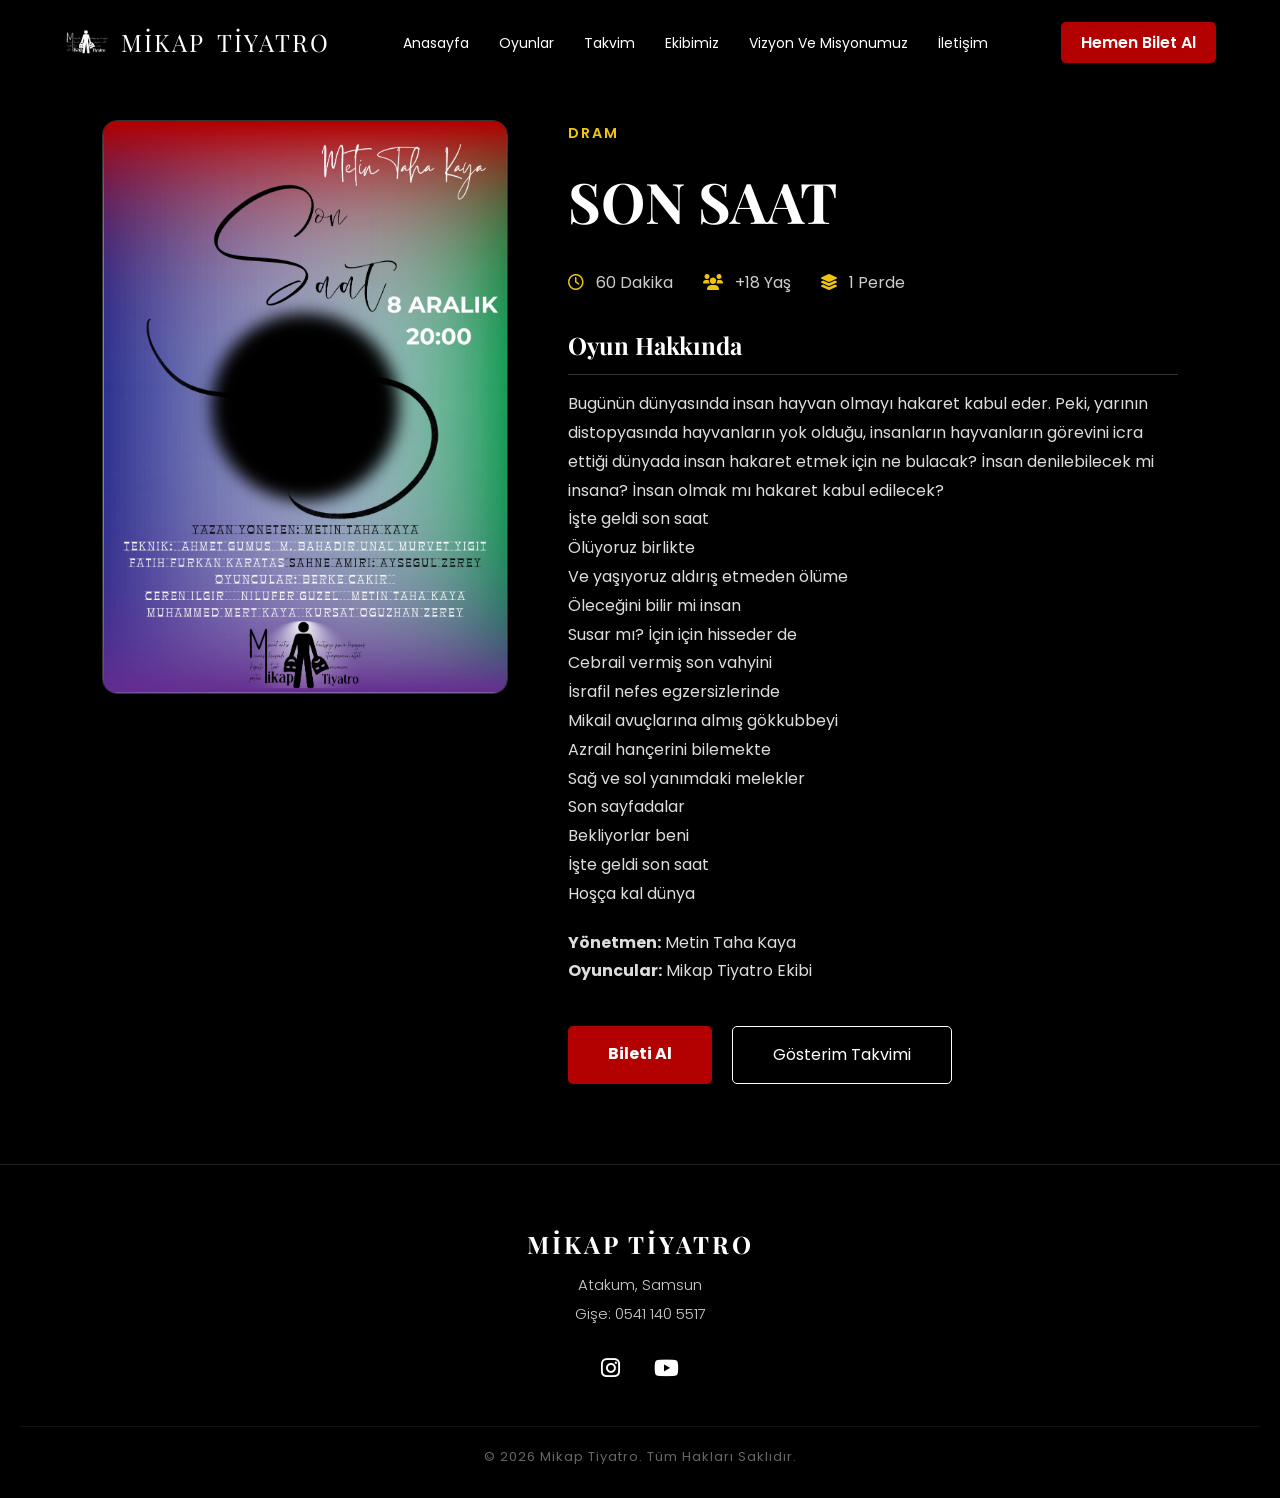
<file: oyun1.html>
<!DOCTYPE html>
<html lang="tr">
<head>
    <meta charset="UTF-8">
    <meta name="viewport" content="width=device-width, initial-scale=1.0">
    <title>Oyun Detayı | Mikap Tiyatro</title>
    <link rel="stylesheet" href="style.css">
    <link rel="stylesheet" href="style.css?v=1.2">
    <link href="https://fonts.googleapis.com/css2?family=Playfair+Display:wght@700&family=Poppins:wght@300;400;600&display=swap" rel="stylesheet">
    <link rel="stylesheet" href="https://cdnjs.cloudflare.com/ajax/libs/font-awesome/6.0.0/css/all.min.css">
</head>
<body>

    <header>
        <nav class="navbar">
            <div class="logo">
                <img src="logo.png" alt="Mikap Tiyatro Logo" class="nav-logo">
                <span class="m-logo">MİKAP</span> <span>TİYATRO</span>
            </div>
            <ul class="nav-links">
                <li><a href="index.html">Anasayfa</a></li>
                <li><a href="index.html#oyunlar">Oyunlar</a></li>
                <li><a href="takvim.html">Takvim</a></li>
                <li><a href="ekip.html">Ekibimiz</a></li>
                <li><a href="misyon-vizyon.html">Vizyon Ve Misyonumuz</a></li>
                <li><a href="iletisim.html">İletişim</a></li>
            </ul>
            <a href="https://biletinial.com/tr-tr/tiyatro/son-saat" class="btn-ticket-red">Hemen Bilet Al</a>
        </nav>
    </header>

    <section class="play-detail-section">
        <div class="detail-container">
            <div class="detail-left">
                <img src="sonsaat.jpg" alt="Oyun Afişi" class="detail-poster">
            </div>

            <div class="detail-right">
                <span class="play-genre"> Dram</span>
                <h1 class="play-title">SON SAAT</h1>
                
                <div class="play-meta">
                    <div class="meta-item"><i class="far fa-clock"></i> 60 Dakika</div>
                    <div class="meta-item"><i class="fas fa-users"></i> +18 Yaş</div>
                    <div class="meta-item"><i class="fas fa-layer-group"></i> 1 Perde</div>
                </div>

                <div class="play-description">
                    <h3>Oyun Hakkında</h3>
                    <p>
                        Bugünün dünyasında insan hayvan olmayı hakaret kabul eder. 
                        Peki, yarının distopyasında hayvanların yok olduğu, 
                        insanların hayvanların görevini icra ettiği dünyada insan hakaret etmek için ne bulacak? 
                        İnsan denilebilecek mi insana? İnsan olmak mı hakaret kabul edilecek?<br>

İşte geldi son saat<br>

Ölüyoruz birlikte<br>

Ve yaşıyoruz aldırış etmeden ölüme<br>

Öleceğini bilir mi insan<br>

Susar mı? İçin için hisseder de<br>

Cebrail vermiş son vahyini<br>

İsrafil nefes egzersizlerinde<br>

Mikail avuçlarına almış gökkubbeyi<br>

Azrail hançerini bilemekte<br>

Sağ ve sol yanımdaki melekler<br>

Son sayfadalar<br>

Bekliyorlar beni<br>

İşte geldi son saat<br>

Hoşça kal dünya<br>
                    </p>
                    <p>
                        <strong>Yönetmen:</strong> Metin Taha Kaya <br>
                        <strong>Oyuncular:</strong> Mikap Tiyatro Ekibi
                    </p>
                </div>

                <div class="detail-actions">
                    <a href="https://biletinial.com/tr-tr/tiyatro/son-saat" target="_blank" class="btn-buy-large">Bileti Al</a>
                    <a href="takvim.html" class="btn-secondary">Gösterim Takvimi</a>
                </div>
            </div>
        </div>
    </section>

    <footer class="main-footer">
        <div class="footer-content">
            <h2 class="footer-logo">MİKAP TİYATRO</h2>
            <p class="footer-location">Atakum, Samsun</p>
            <p class="footer-contact">Gişe: 0541 140 5517</p>
            <div class="social-icons">
                <a href="https://instagram.com/mikaptiyatro"><i class="fab fa-instagram"></i></a>
                <a href="https://www.youtube.com/channel/..."><i class="fab fa-youtube"></i></a>
            </div>
            <div class="footer-bottom">
                <p>&copy; 2026 Mikap Tiyatro. Tüm Hakları Saklıdır.</p>
            </div>
        </div>
    </footer>

</body>
</html>
</file>
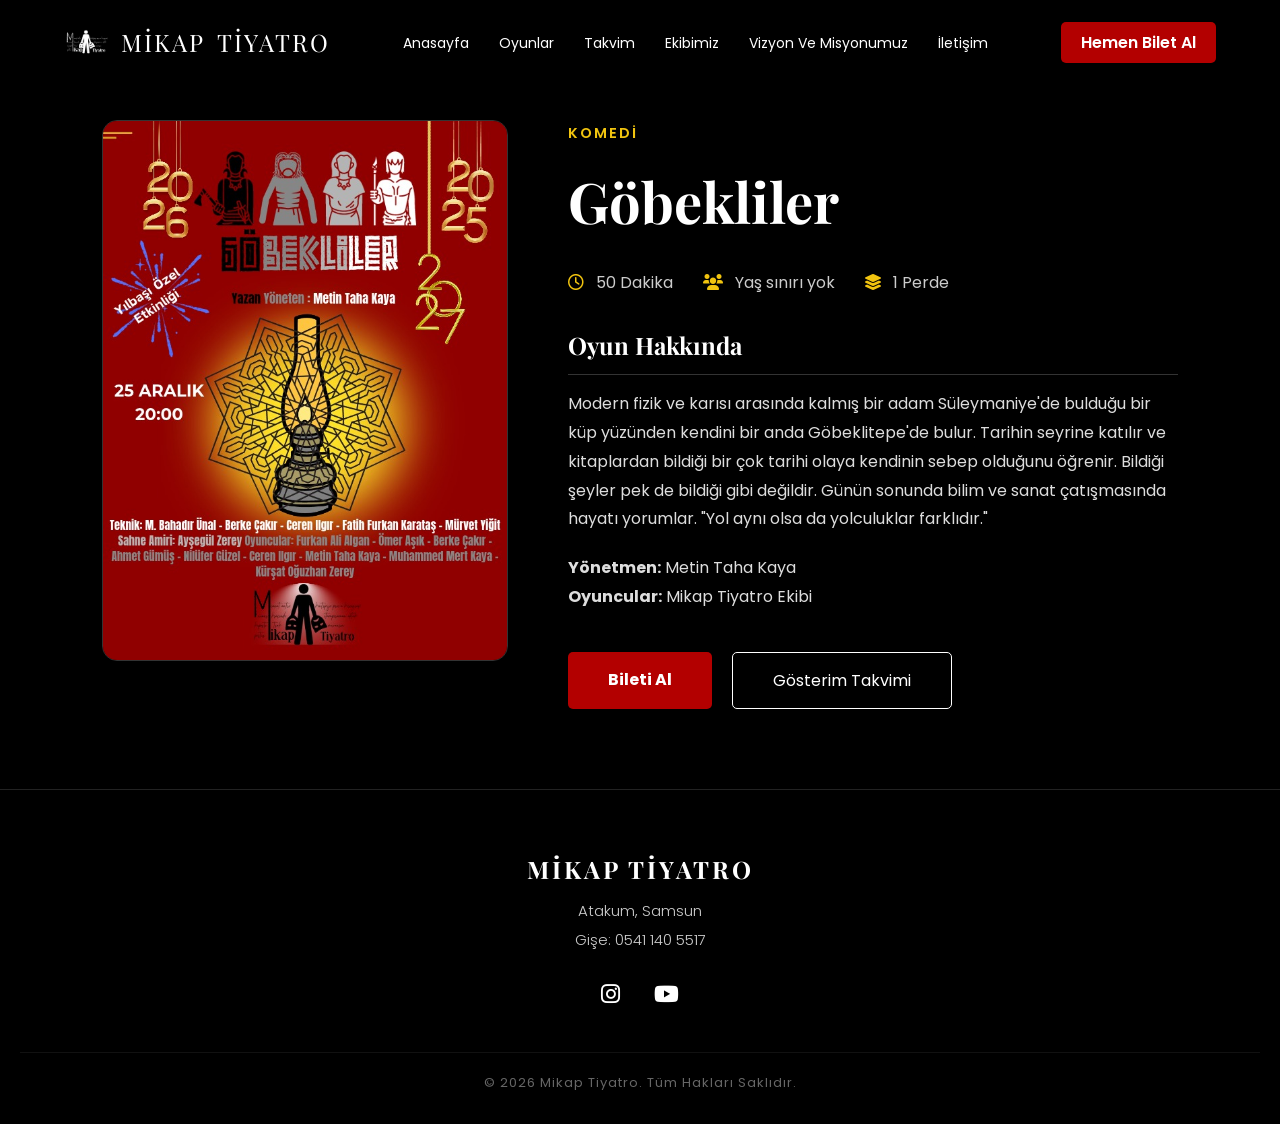
<file: oyun2.html>
<!DOCTYPE html>
<html lang="tr">
<head>
    <meta charset="UTF-8">
    <meta name="viewport" content="width=device-width, initial-scale=1.0">
    <title>Oyun Detayı | Mikap Tiyatro</title>
    <link rel="stylesheet" href="style.css">
    <link rel="stylesheet" href="style.css?v=1.2">
    <link href="https://fonts.googleapis.com/css2?family=Playfair+Display:wght@700&family=Poppins:wght@300;400;600&display=swap" rel="stylesheet">
    <link rel="stylesheet" href="https://cdnjs.cloudflare.com/ajax/libs/font-awesome/6.0.0/css/all.min.css">
</head>
<body>

    <header>
        <nav class="navbar">
            <div class="logo">
                <img src="logo.png" alt="Mikap Tiyatro Logo" class="nav-logo">
                <span class="m-logo">MİKAP</span> <span>TİYATRO</span>
            </div>
            <ul class="nav-links">
                <li><a href="index.html">Anasayfa</a></li>
                <li><a href="index.html#oyunlar">Oyunlar</a></li>
                <li><a href="takvim.html">Takvim</a></li>
                <li><a href="ekip.html">Ekibimiz</a></li>
                <li><a href="misyon-vizyon.html">Vizyon Ve Misyonumuz</a></li>
                <li><a href="iletisim.html">İletişim</a></li>
            </ul>
            <a href="https://biletinial.com/en-tr/tiyatro/gobekliler-tiyatro-oyunu" class="btn-ticket-red">Hemen Bilet Al</a>
        </nav>
    </header>

    <section class="play-detail-section">
        <div class="detail-container">
            <div class="detail-left">
                <img src="gobekliler.jpg" alt="Oyun Afişi" class="detail-poster">
            </div>

            <div class="detail-right">
                <span class="play-genre"> Komedi</span>
                <h1 class="play-title">Göbekliler</h1>
                
                <div class="play-meta">
                    <div class="meta-item"><i class="far fa-clock"></i> 50 Dakika</div>
                    <div class="meta-item"><i class="fas fa-users"></i> Yaş sınırı yok</div>
                    <div class="meta-item"><i class="fas fa-layer-group"></i> 1 Perde</div>
                </div>

                <div class="play-description">
                    <h3>Oyun Hakkında</h3>
                    <p>
                     Modern fizik ve karısı arasında kalmış bir adam Süleymaniye'de bulduğu bir küp yüzünden kendini bir anda Göbeklitepe'de bulur. 
                     Tarihin seyrine katılır ve kitaplardan bildiği bir çok tarihi olaya kendinin sebep olduğunu öğrenir. 
                     Bildiği şeyler pek de bildiği gibi değildir. 
                     Günün sonunda bilim ve sanat çatışmasında hayatı yorumlar.
                    "Yol aynı olsa da yolculuklar farklıdır."
                    </p>
                    <p>
                        <strong>Yönetmen:</strong> Metin Taha Kaya <br>
                        <strong>Oyuncular:</strong> Mikap Tiyatro Ekibi
                    </p>
                </div>

                <div class="detail-actions">
                    <a href="https://biletinial.com/en-tr/tiyatro/gobekliler-tiyatro-oyunu" target="_blank" class="btn-buy-large">Bileti Al</a>
                    <a href="takvim.html" class="btn-secondary">Gösterim Takvimi</a>
                </div>
            </div>
        </div>
    </section>

    <footer class="main-footer">
        <div class="footer-content">
            <h2 class="footer-logo">MİKAP TİYATRO</h2>
            <p class="footer-location">Atakum, Samsun</p>
            <p class="footer-contact">Gişe: 0541 140 5517</p>
            <div class="social-icons">
                <a href="https://instagram.com/mikaptiyatro"><i class="fab fa-instagram"></i></a>
                <a href="https://www.youtube.com/channel/..."><i class="fab fa-youtube"></i></a>
            </div>
            <div class="footer-bottom">
                <p>&copy; 2026 Mikap Tiyatro. Tüm Hakları Saklıdır.</p>
            </div>
        </div>
    </footer>

</body>
</html>
</file>
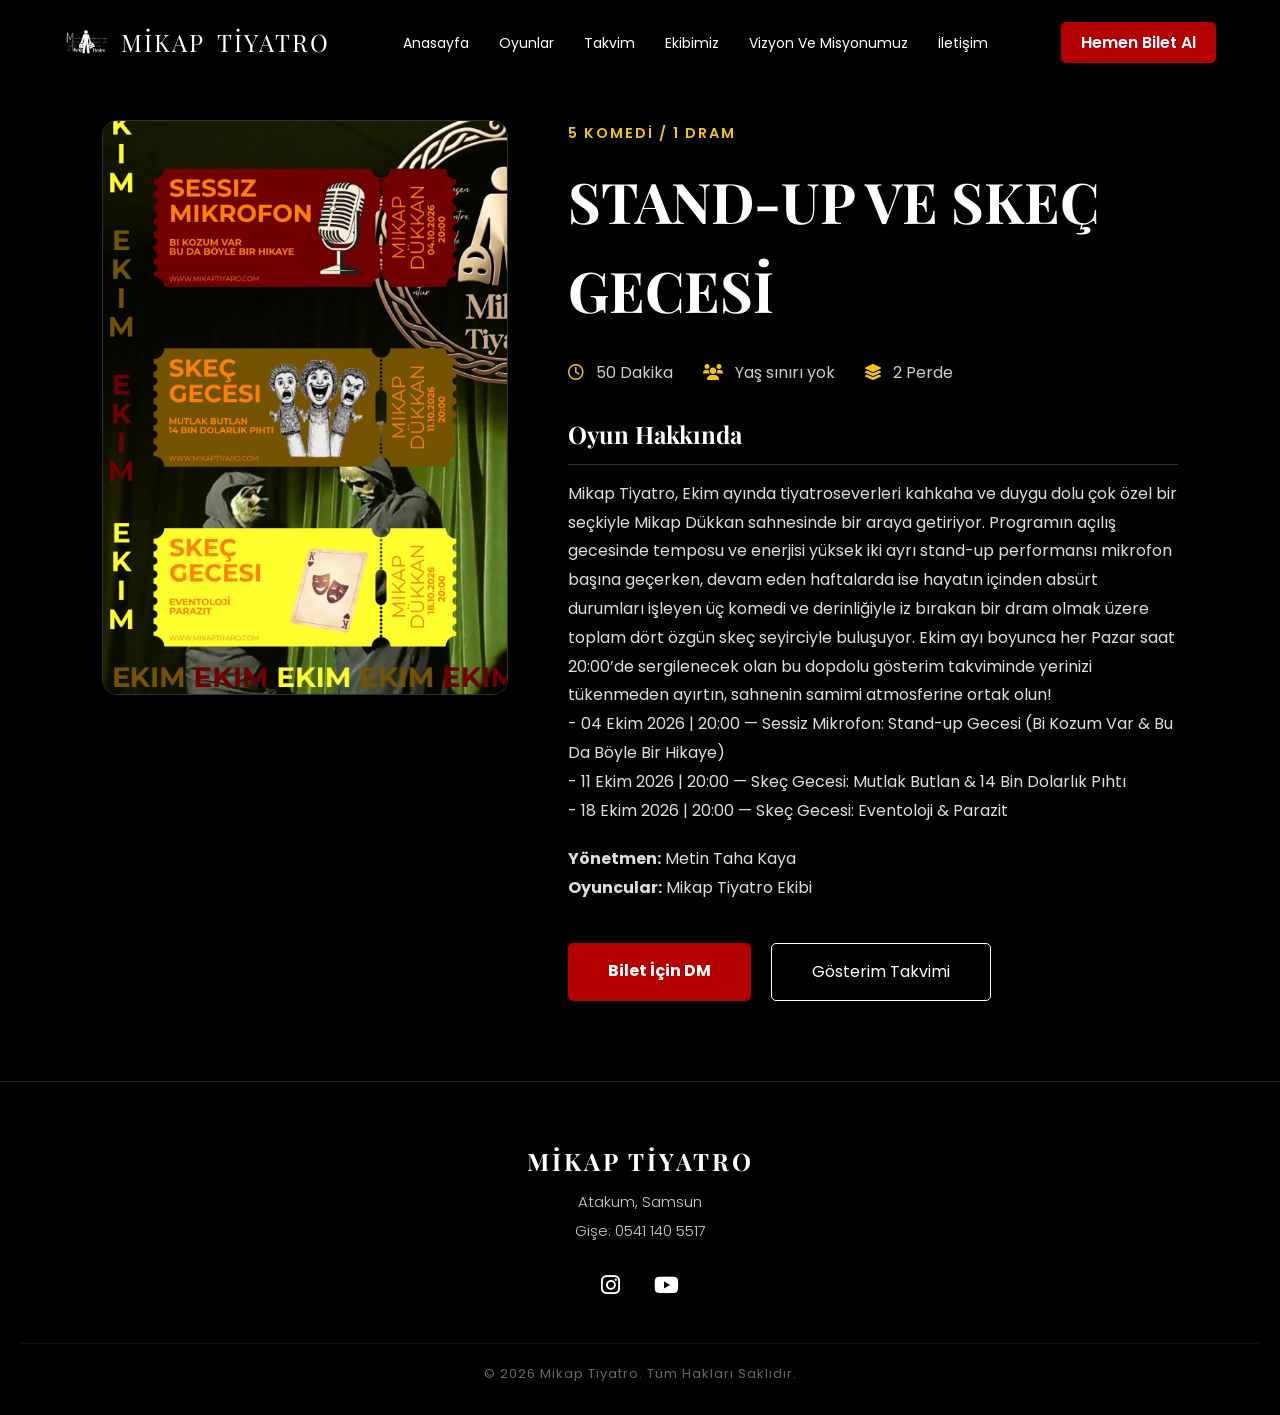
<file: oyun3.html>
<!DOCTYPE html>
<html lang="tr">
<head>
    <meta charset="UTF-8">
    <meta name="viewport" content="width=device-width, initial-scale=1.0">
    <title>Oyun Detayı | Mikap Tiyatro</title>
    <link rel="stylesheet" href="style.css">
    <link rel="stylesheet" href="style.css?v=1.2">
    <link href="https://fonts.googleapis.com/css2?family=Playfair+Display:wght@700&family=Poppins:wght@300;400;600&display=swap" rel="stylesheet">
    <link rel="stylesheet" href="https://cdnjs.cloudflare.com/ajax/libs/font-awesome/6.0.0/css/all.min.css">
</head>
<body>

    <header>
        <nav class="navbar">
            <div class="logo">
                <img src="logo.png" alt="Mikap Tiyatro Logo" class="nav-logo">
                <span class="m-logo">MİKAP</span> <span>TİYATRO</span>
            </div>
            <ul class="nav-links">
                <li><a href="index.html">Anasayfa</a></li>
                <li><a href="index.html#oyunlar">Oyunlar</a></li>
                <li><a href="takvim.html">Takvim</a></li>
                <li><a href="ekip.html">Ekibimiz</a></li>
                <li><a href="misyon-vizyon.html">Vizyon Ve Misyonumuz</a></li>
                <li><a href="iletisim.html">İletişim</a></li>
            </ul>
            <a href="https://biletinial.com/en-tr/tiyatro/gobekliler-tiyatro-oyunu" class="btn-ticket-red">Hemen Bilet Al</a>
        </nav>
    </header>

    <section class="play-detail-section">
        <div class="detail-container">
            <div class="detail-left">
                <img src="skecgece.jpg" alt="Oyun Afişi" class="detail-poster">
            </div>

            <div class="detail-right">
                <span class="play-genre"> 5 Komedi / 1 Dram </span>
                <h1 class="play-title">STAND-UP VE SKEÇ GECESİ</h1>
                
                <div class="play-meta">
                    <div class="meta-item"><i class="far fa-clock"></i> 50 Dakika</div>
                    <div class="meta-item"><i class="fas fa-users"></i> Yaş sınırı yok</div>
                    <div class="meta-item"><i class="fas fa-layer-group"></i> 2 Perde</div>
                </div>

                <div class="play-description">
                    <h3>Oyun Hakkında</h3>
                    <p>
                     Mikap Tiyatro, Ekim ayında tiyatroseverleri kahkaha ve duygu dolu çok özel bir seçkiyle Mikap Dükkan sahnesinde bir araya getiriyor. 
                     Programın açılış gecesinde temposu ve enerjisi yüksek iki ayrı stand-up performansı mikrofon başına geçerken, 
                     devam eden haftalarda ise hayatın içinden absürt durumları işleyen üç komedi ve derinliğiyle iz bırakan bir dram olmak üzere toplam dört özgün skeç seyirciyle buluşuyor.   
                     Ekim ayı boyunca her Pazar saat 20:00’de sergilenecek olan bu dopdolu gösterim takviminde yerinizi tükenmeden ayırtın, sahnenin samimi atmosferine ortak olun! <br> 

                     - 04 Ekim 2026 | 20:00 — Sessiz Mikrofon: Stand-up Gecesi (Bi Kozum Var & Bu Da Böyle Bir Hikaye) <br>   
                     - 11 Ekim 2026 | 20:00 — Skeç Gecesi: Mutlak Butlan & 14 Bin Dolarlık Pıhtı <br>  
                     - 18 Ekim 2026 | 20:00 — Skeç Gecesi: Eventoloji & Parazit <br>
                    </p>
                    <p>
                        <strong>Yönetmen:</strong> Metin Taha Kaya <br>
                        <strong>Oyuncular:</strong> Mikap Tiyatro Ekibi
                    </p>
                </div>

                <div class="detail-actions">
                    <a href="https://www.instagram.com/mikaptiyatro/" target="_blank" class="btn-buy-large">Bilet İçin DM</a>
                    <a href="takvim.html" class="btn-secondary">Gösterim Takvimi</a>
                </div>
            </div>
        </div>
    </section>

    <footer class="main-footer">
        <div class="footer-content">
            <h2 class="footer-logo">MİKAP TİYATRO</h2>
            <p class="footer-location">Atakum, Samsun</p>
            <p class="footer-contact">Gişe: 0541 140 5517</p>
            <div class="social-icons">
                <a href="https://instagram.com/mikaptiyatro"><i class="fab fa-instagram"></i></a>
                <a href="https://www.youtube.com/channel/..."><i class="fab fa-youtube"></i></a>
            </div>
            <div class="footer-bottom">
                <p>&copy; 2026 Mikap Tiyatro. Tüm Hakları Saklıdır.</p>
            </div>
        </div>
    </footer>

</body>
</html>
</file>
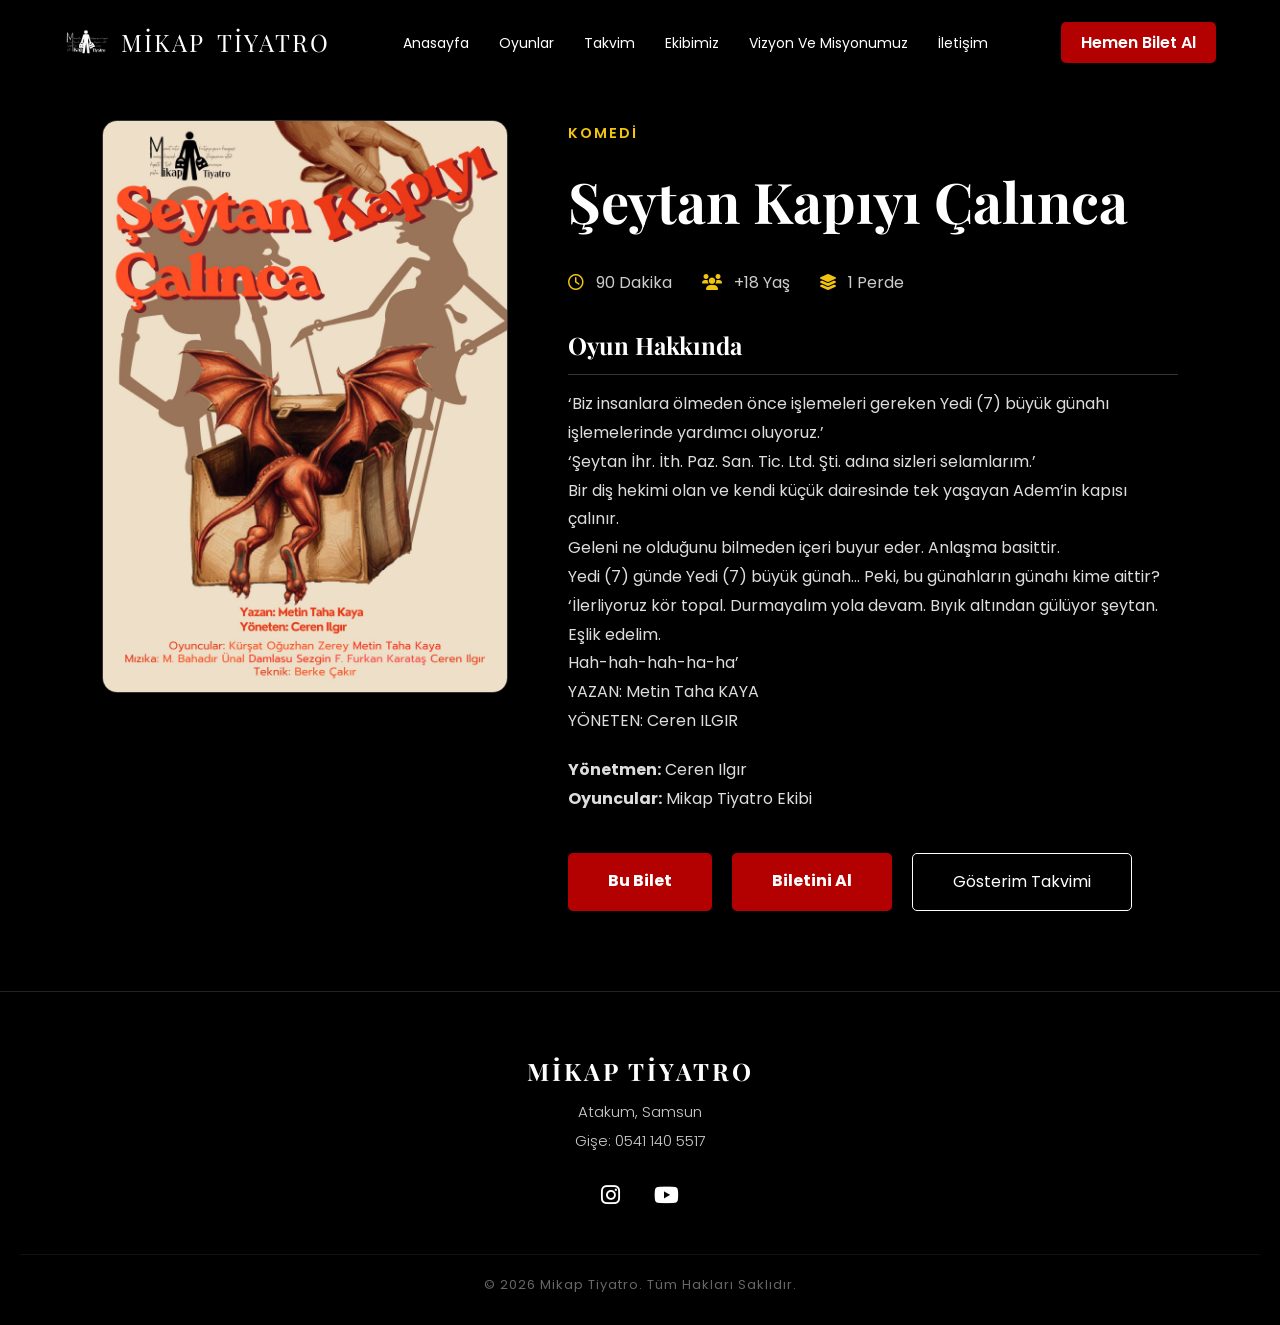
<file: seytan.html>
<!DOCTYPE html>
<html lang="tr">
<head>
    <meta charset="UTF-8">
    <meta name="viewport" content="width=device-width, initial-scale=1.0">
    <title>Oyun Detayı | Mikap Tiyatro</title>
    <link rel="stylesheet" href="style.css">
    <link rel="stylesheet" href="style.css?v=1.2">
    <link href="https://fonts.googleapis.com/css2?family=Playfair+Display:wght@700&family=Poppins:wght@300;400;600&display=swap" rel="stylesheet">
    <link rel="stylesheet" href="https://cdnjs.cloudflare.com/ajax/libs/font-awesome/6.0.0/css/all.min.css">
</head>
<body>

    <header>
        <nav class="navbar">
            <div class="logo">
                <img src="logo.png" alt="Mikap Tiyatro Logo" class="nav-logo">
                <span class="m-logo">MİKAP</span> <span>TİYATRO</span>
            </div>
            <ul class="nav-links">
                <li><a href="index.html">Anasayfa</a></li>
                <li><a href="index.html#oyunlar">Oyunlar</a></li>
                <li><a href="takvim.html">Takvim</a></li>
                <li><a href="ekip.html">Ekibimiz</a></li>
                <li><a href="misyon-vizyon.html">Vizyon Ve Misyonumuz</a></li>
                <li><a href="iletisim.html">İletişim</a></li>
            </ul>
            <a href="https://www.bubilet.com.tr/samsun/etkinlik/seytan-kapiyi-calinca/seans/310482?srsltid=AYCX9vLjlSMZz--CWDJtuslEtb_Kumo0z8ooxzv8rNXkFqxeT4rAXIF3" class="btn-ticket-red">Hemen Bilet Al</a>
        </nav>
    </header>

    <section class="play-detail-section">
        <div class="detail-container">
            <div class="detail-left">
                <img src="seytan.jpeg" alt="Oyun Afişi" class="detail-poster">
            </div>

            <div class="detail-right">
                <span class="play-genre"> Komedi</span>
                <h1 class="play-title">Şeytan Kapıyı Çalınca</h1>
                
                <div class="play-meta">
                    <div class="meta-item"><i class="far fa-clock"></i> 90 Dakika</div>
                    <div class="meta-item"><i class="fas fa-users"></i> +18 Yaş</div>
                    <div class="meta-item"><i class="fas fa-layer-group"></i> 1 Perde</div>
                </div>

                <div class="play-description">
                    <h3>Oyun Hakkında</h3>
                    <p>
                        ‘Biz insanlara ölmeden önce işlemeleri gereken Yedi (7) büyük günahı işlemelerinde yardımcı oluyoruz.’<br>

                        ‘Şeytan İhr. İth. Paz. San. Tic. Ltd. Şti. adına sizleri selamlarım.’<br>
                        Bir diş hekimi olan ve kendi küçük dairesinde tek yaşayan Adem’in kapısı çalınır. <br>
                        Geleni ne olduğunu bilmeden içeri buyur eder. Anlaşma basittir. <br>
                        Yedi (7) günde Yedi (7) büyük günah… Peki, bu günahların günahı kime aittir?<br>
                        ‘İlerliyoruz kör topal. Durmayalım yola devam. Bıyık altından gülüyor şeytan. Eşlik edelim.<br>
                        Hah-hah-hah-ha-ha’ <br>

                        YAZAN: Metin Taha KAYA<br>
                        YÖNETEN: Ceren ILGIR<br>
                    </p>
                    <p>
                        <strong>Yönetmen:</strong> Ceren Ilgır <br>
                        <strong>Oyuncular:</strong> Mikap Tiyatro Ekibi
                    </p>
                </div>

                <div class="detail-actions">
                    <a href="https://www.bubilet.com.tr/samsun/etkinlik/seytan-kapiyi-calinca/seans/310482?srsltid=AYCX9vLjlSMZz--CWDJtuslEtb_Kumo0z8ooxzv8rNXkFqxeT4rAXIF3" target="_blank" class="btn-buy-large">Bu Bilet</a>
                    <a href="https://biletinial.com/tr-tr/tiyatro/seytan-kapiyi-calinca" target="_blank" class="btn-buy-large">Biletini Al</a>
                    <a href="takvim.html" class="btn-secondary">Gösterim Takvimi</a>
                </div>
            </div>
        </div>
    </section>

    <footer class="main-footer">
        <div class="footer-content">
            <h2 class="footer-logo">MİKAP TİYATRO</h2>
            <p class="footer-location">Atakum, Samsun</p>
            <p class="footer-contact">Gişe: 0541 140 5517</p>
            <div class="social-icons">
                <a href="https://instagram.com/mikaptiyatro"><i class="fab fa-instagram"></i></a>
                <a href="https://www.youtube.com/channel/..."><i class="fab fa-youtube"></i></a>
            </div>
            <div class="footer-bottom">
                <p>&copy; 2026 Mikap Tiyatro. Tüm Hakları Saklıdır.</p>
            </div>
        </div>
    </footer>

</body>
</html>
</file>
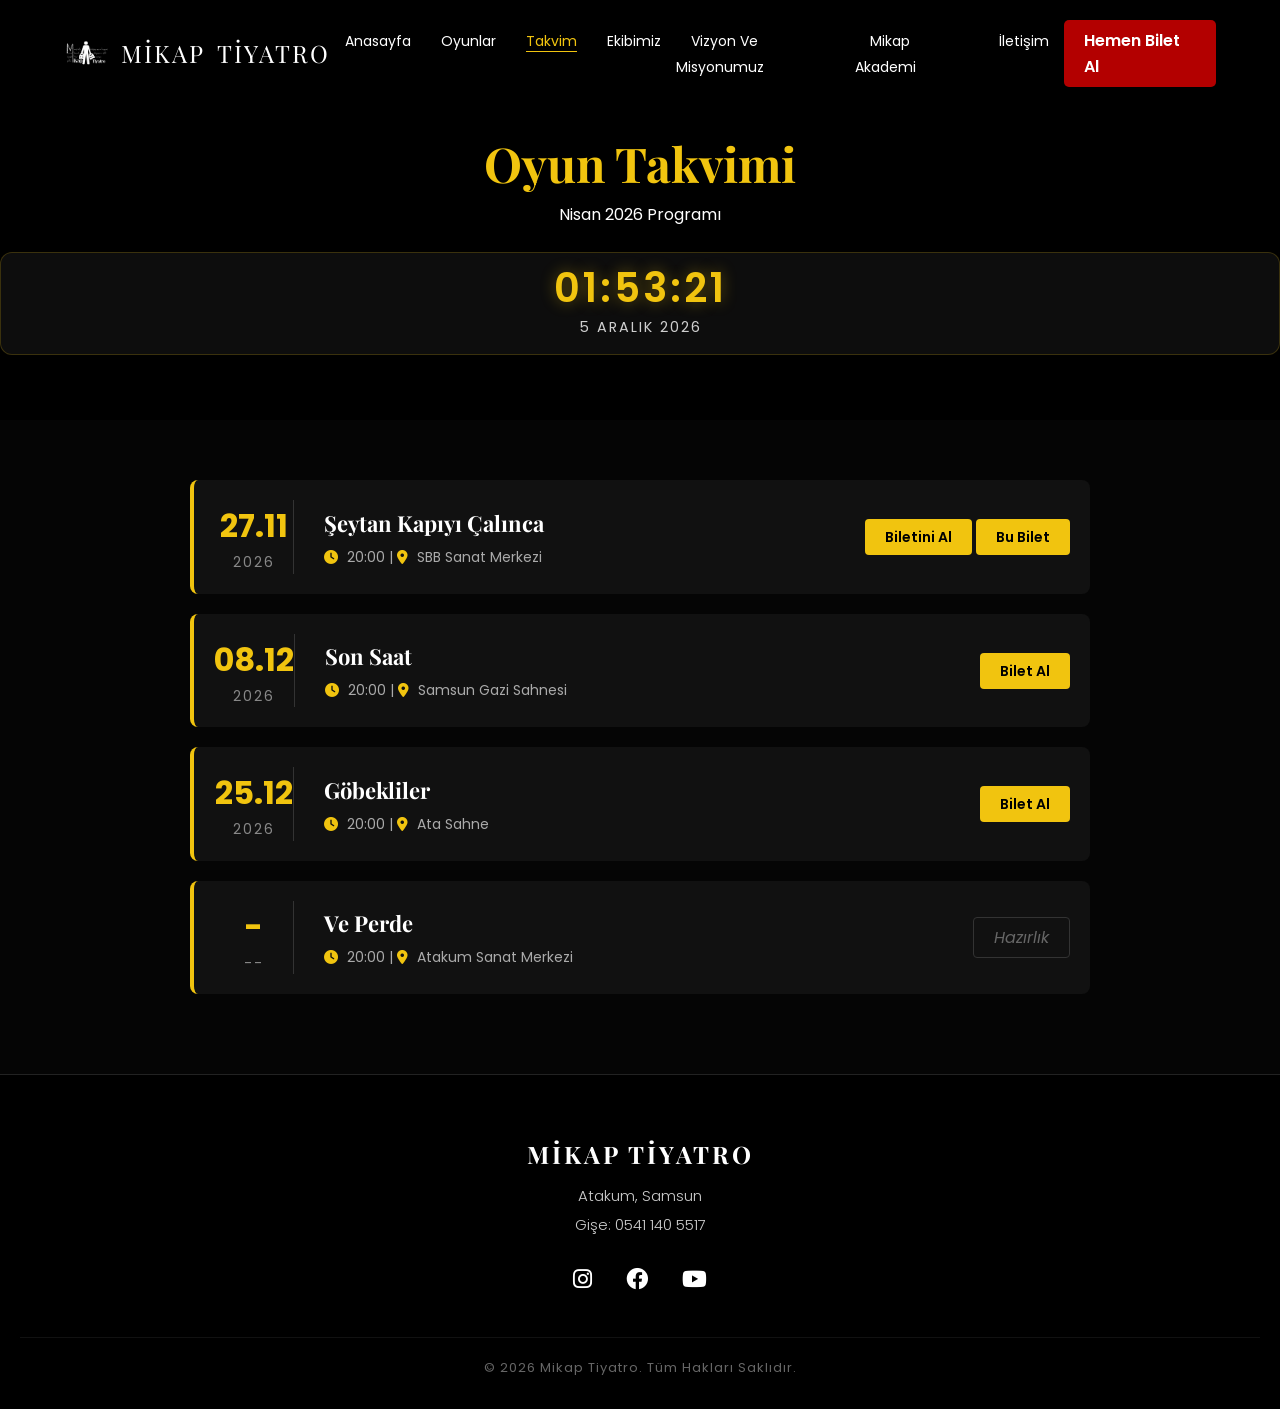
<file: takvim.html>
<!DOCTYPE html>
<html lang="tr">
<head>
    <link rel="icon" type="image/png" href="logo.jpeg">
    <meta charset="UTF-8">
    <meta name="viewport" content="width=device-width, initial-scale=1.0">
    <title>Oyun Takvimi | Mikap Tiyatro</title>
    <link rel="stylesheet" href="style.css">

<link rel="stylesheet" href="style.css?v=1.2">
    <link href="https://fonts.googleapis.com/css2?family=Playfair+Display:wght@700&family=Poppins:wght@300;400;600&display=swap" rel="stylesheet">
    <link rel="stylesheet" href="https://cdnjs.cloudflare.com/ajax/libs/font-awesome/6.0.0/css/all.min.css">
    <link rel="manifest" href="manifest.json">
<meta name="theme-color" content="#b30000">

<script>
  if ('service worker' in navigator) {
    navigator.serviceWorker.register('sw.js');
  }
</script>
</head>
<body>

    <header>
        <nav class="navbar">
            <div class="logo">
    <img src="logo.png" alt="Mikap Tiyatro Logo" class="nav-logo">
    <span class="m-logo">MİKAP</span> <span>TİYATRO</span>
</div>
            <ul class="nav-links">
                <li><a href="index.html">Anasayfa</a></li>
                <li><a href="index.html#oyunlar">Oyunlar</a></li>
                <li><a href="takvim.html" class="active-link">Takvim</a></li>
                <li><a href="ekip.html">Ekibimiz</a></li>
                <li><a href="misyon-vizyon.html">Vizyon Ve Misyonumuz</a></li>
                <li><a href="akademi.html">Mikap Akademi</a></li>
                <li><a href="iletisim.html">İletişim</a></li>
            </ul>
            <a href="https://biletinial.com/tr-tr/tiyatro/son-saat" class="btn-ticket-red">Hemen Bilet Al</a>
        </nav>
    </header>

    <section class="page-header">
        <div class="header-overlay">
            <h1>Oyun Takvimi</h1>
            <p>Nisan 2026 Programı</p>
            <div id="live-clock-panel" class="live-clock">
    <div id="current-time">00:00:00</div>
    <div id="current-date">Yükleniyor...</div>
</div>
        </div>
    </section>

    <section class="calendar-section">
        <div class="calendar-container">
            <div class="calendar-item">
                <div class="event-date">
                    <span class="day">27.11</span>
                    <span class="month">2026</span>
                </div>
                <div class="event-details">
                    <h3>Şeytan Kapıyı Çalınca</h3>
                    <p><i class="fas fa-clock"></i> 20:00 | <i class="fas fa-map-marker-alt"></i> SBB Sanat Merkezi</p>
                </div>
                <div class="event-action">
                    <a href="https://biletinial.com/tr-tr/tiyatro/seytan-kapiyi-calinca" class="btn-buy-small">Biletini Al</a>
                    <a href="https://www.bubilet.com.tr/samsun/etkinlik/seytan-kapiyi-calinca/seans/310482?srsltid=AYCX9vLjlSMZz--CWDJtuslEtb_Kumo0z8ooxzv8rNXkFqxeT4rAXIF3" class="btn-buy-small">Bu Bilet</a>
                </div>
            </div>
            

            <div class="calendar-item">
                <div class="event-date">
                    <span class="day">08.12</span>
                    <span class="month">2026</span>
                </div>
                <div class="event-details">
                    <h3>Son Saat</h3>
                    <p><i class="fas fa-clock"></i> 20:00 | <i class="fas fa-map-marker-alt"></i> Samsun Gazi Sahnesi</p>
                </div>
                <div class="event-action">
                    <a href="https://biletinial.com/tr-tr/tiyatro/son-saat" class="btn-buy-small">Bilet Al</a>
                </div>
            </div>

            <div class="calendar-item">
                <div class="event-date">
                    <span class="day">25.12</span>
                    <span class="month">2026</span>
                </div>
                <div class="event-details">
                    <h3>Göbekliler</h3>
                    <p><i class="fas fa-clock"></i> 20:00 | <i class="fas fa-map-marker-alt"></i> Ata Sahne</p>
                </div>
                <div class="event-action">
                    <a href="https://biletinial.com/en-tr/tiyatro/gobekliler-tiyatro-oyunu" class="btn-buy-small">Bilet Al</a>
                </div>
            </div>

            
            <div class="calendar-item">
                <div class="event-date">
                    <span class="day">-</span>
                    <span class="month">--</span>
                </div>
                <div class="event-details">
                    <h3>Ve Perde</h3>
                    <p><i class="fas fa-clock"></i> 20:00 | <i class="fas fa-map-marker-alt"></i> Atakum Sanat Merkezi</p>
                </div>
                <div class="event-action">
                    <span class="sold-out">Hazırlık</span>
                </div>
            </div>

        </div>
    </section>

    <footer class="main-footer">
    <div class="footer-content">
        <h2 class="footer-logo">MİKAP TİYATRO</h2>
        <p class="footer-location">Atakum, Samsun</p>
        <p class="footer-contact">Gişe: 0541 140 5517</p>
        
        <div class="social-icons">
            <a href="https://instagram.com/mikaptiyatro"><i class="fab fa-instagram"></i></a>
            <a href="https://www.facebook.com/profile.php?id=61563645158672&locale=tr_TR"><i class="fab fa-facebook"></i></a>
            <a href="https://www.youtube.com/channel/UChvmHVL0fiUs_D_U11OLJiw"><i class="fab fa-youtube"></i></a>
        </div>

        <div class="footer-bottom">
            <p>&copy; 2026 Mikap Tiyatro. Tüm Hakları Saklıdır.</p>
        </div>
    </div>
</footer>
<script>
    function updateClock() {
        const now = new Date();
        
        // Saati formatla (HH:mm:ss)
        const timeString = now.toLocaleTimeString('tr-TR', { 
            hour12: false, 
            hour: '2-digit', 
            minute: '2-digit', 
            second: '2-digit' 
        });
        
        // Tarihi formatla (Gün Ay Yıl)
        const dateString = now.toLocaleDateString('tr-TR', { 
            day: 'numeric', 
            month: 'long', 
            year: 'numeric' 
        });

        document.getElementById('current-time').textContent = timeString;
        document.getElementById('current-date').textContent = dateString;
    }

    // Her saniye güncelle
    setInterval(updateClock, 1000);
    // Sayfa açılır açılmaz çalıştır
    updateClock();
</script>
</body>
</html>
</file>
<file: style.css>
/* Genel Ayarlar */
* {
    margin: 0;
    padding: 0;
    box-sizing: border-box;
}

body {
    background-color: #000;
    color: #fff;
    font-family: 'Poppins', sans-serif;
    line-height: 1.6;
    overflow-x: hidden;
}

/* Navbar */
.navbar {
    display: flex;
    justify-content: space-between;
    align-items: center;
    padding: 20px 5%;
    position: fixed;
    width: 100%;
    top: 0;
    z-index: 1000;
    background: rgba(0, 0, 0, 0.8);
}

.logo {
    display: flex;
    align-items: center; /* Logo ve yazıyı dikeyde ortalar */
    gap: 12px; /* Logo ile yazı arasındaki boşluk */
    font-family: 'Playfair Display', serif;
    font-size: 24px;
    letter-spacing: 2px;
}

.nav-logo {
    height: 45px; /* Logonun büyüklüğünü buradan ayarlayabilirsin */
    width: auto; /* Oranı korur */
    object-fit: contain;
}

.logo span { color: #ffffff; } /* Kırmızı vurgu */

.nav-links {
    display: flex;
    list-style: none;
}

.nav-links li a {
    color: #fff;
    text-decoration: none;
    margin: 0 15px;
    font-size: 14px;
    transition: 0.3s;
}

.nav-links li a:hover { color: #f1c40f; }

.btn-ticket-red {
    background: #b30000;
    color: #fff;
    padding: 8px 20px;
    text-decoration: none;
    border-radius: 5px;
    font-weight: 600;
}

/* Hero Section */
/* --- GÜNCEL HERO SLIDER STİLLERİ --- */

.hero {
    position: relative;
    width: 100%;
    height: 100vh; /* Tam ekran yükseklik */
    display: flex;
    align-items: center;
    justify-content: center;
    text-align: center;
    overflow: hidden; /* Resim taşmalarını gizle */
    background-color: #000; /* Resim yüklenene kadar siyah */
}

/* Slider Kapsayıcısı */
.hero-slider {
    position: absolute;
    top: 0;
    left: 0;
    width: 100%;
    height: 100%;
    z-index: 1; 
}

/* Tekil Slider Resimleri */
.slide {
    position: absolute;
    top: 0;
    left: 0;
    width: 100%;
    height: 100%;
    background-size: cover;
    background-position: center;
    background-repeat: no-repeat;
    opacity: 0; /* Başlangıçta hepsi gizli */
    transition: opacity 1.5s ease-in-out; /* Yumuşak geçiş efekti */
}

/* Aktif Olan Resim (Görünür) */
.slide.active {
    opacity: 1;
}

/* Soluklaştırma / Karartma Overlay (Yazı Netliği İçin Kritik) */
.slider-overlay {
    position: absolute;
    top: 0;
    left: 0;
    width: 100%;
    height: 100%;
    background-color: rgba(0, 0, 0, 0.6);
    z-index: 2; 
}

/* Ön Plandaki İçerik */
.hero-content {
    position: relative;
    z-index: 3; 
    color: #fff;
    padding: 0 20px;
}
/* Diğer yazı ve buton stilleri aynı kalabilir... */

.hero-content h4 {
    font-weight: 300;
    letter-spacing: 5px;
    margin-bottom: 10px;
}

.hero-content h1 {
    font-family: 'Playfair Display', serif;
    font-size: clamp(2rem, 8vw, 4rem);
    margin-bottom: 20px;
}

.hero-btns .btn-yellow {
    background: #f1c40f;
    color: #000;
    padding: 12px 30px;
    text-decoration: none;
    font-weight: 600;
    display: inline-block;
    margin: 10px;
    border-radius: 4px;
}

.hero-btns .btn-outline {
    border: 2px solid #fff;
    color: #fff;
    padding: 10px 30px;
    text-decoration: none;
    display: inline-block;
    margin: 10px;
    border-radius: 4px;
}

.plays-container {
    display: flex;
    overflow-x: auto; /* Yatay kaydırmayı açar */
    scroll-snap-type: x mandatory; /* Kartların "tak" diye yerine oturmasını sağlar */
    gap: 20px;
    padding: 20px 0;
}

.play-card {
    scroll-snap-align: start; /* Kaydırırken kartın başında durur */
    flex: 0 0 300px; /* Kart genişliğini sabit tutar, sıkıştırmaz */
}

/* Oyunlar Bölümü (Yatay Kaydırma) */
.plays-section {
    padding: 80px 5%;
}

.plays-section h2 {
    font-family: 'Playfair Display', serif;
    margin-bottom: 40px;
    font-size: 32px;
}

.plays-container {
    display: flex;
    overflow-x: auto; /* Yatay kaydırma */
    gap: 25px;
    padding-bottom: 20px;
}

.plays-container::-webkit-scrollbar {
    height: 5px;
}

.plays-container::-webkit-scrollbar-thumb {
    background: #f1c40f;
    border-radius: 10px;
}

.play-card {
    min-width: 280px;
    background: #111;
    border-radius: 10px;
    overflow: hidden;
    transition: transform 0.3s;
}

.play-card:hover { transform: translateY(-10px); }

.play-card img {
    width: 100%;
    height: 380px;
    object-fit: cover;
}

.play-info {
    padding: 15px;
    text-align: center;
}

.btn-buy {
    display: block;
    margin-top: 10px;
    color: #f1c40f;
    text-decoration: none;
    border: 1px solid #f1c40f;
    padding: 5px;
    border-radius: 4px;
}

/* Mobil Uyumluluk */
@media (max-width: 768px) {
    .nav-links, .btn-ticket-red { display: none; } /* Mobil menü için JS gerekecek */
    .hero-content h1 { font-size: 2.5rem; }
}

/* Footer Tasarımı */
.main-footer {
    background-color: #000;
    color: #fff;
    padding: 60px 20px 30px;
    text-align: center;
    border-top: 1px solid #222; /* Hafif bir ayrım çizgisi */
}

.footer-logo {
    font-family: 'Playfair Display', serif;
    font-size: 24px;
    letter-spacing: 3px;
    margin-bottom: 10px;
}

.footer-location, .footer-contact {
    font-size: 15px;
    font-weight: 300;
    margin-bottom: 5px;
    color: #ccc;
}

.social-icons {
    margin: 25px 0;
}

.social-icons a {
    color: #fff;
    font-size: 22px;
    margin: 0 15px;
    transition: color 0.3s ease;
}

.social-icons a:hover {
    color: #f1c40f; /* Üzerine gelince sarı yanar */
}

.footer-bottom {
    margin-top: 40px;
    padding-top: 20px;
    border-top: 1px solid #111;
}

.footer-bottom p {
    font-size: 13px;
    color: #666;
    letter-spacing: 1px;
}

/* Küçük Ekranlar İçin Düzenleme */
@media (max-width: 600px) {
    .footer-logo { font-size: 20px; }
    .social-icons a { font-size: 18px; margin: 0 10px; }
}

/* Takvim Sayfası Özel Stilleri */

.page-header {
    height: 40vh;
    background: url('https://images.unsplash.com/photo-1507676184212-d03ab07a01bf?q=80&w=1920') center/cover;
    display: flex;
    align-items: center;
    justify-content: center;
    text-align: center;
    margin-top: 60px;
}

.header-overlay {
    background: rgba(0,0,0,0.7);
    width: 100%;
    height: 100%;
    display: flex;
    flex-direction: column;
    justify-content: center;
}

.page-header h1 {
    font-family: 'Playfair Display', serif;
    font-size: 3rem;
    color: #f1c40f;
}

.calendar-section {
    padding: 60px 10%;
    background: #050505;
}

.calendar-container {
    max-width: 900px;
    margin: 0 auto;
}

.calendar-item {
    display: flex;
    align-items: center;
    background: #111;
    margin-bottom: 20px;
    padding: 20px;
    border-radius: 8px;
    border-left: 4px solid #f1c40f;
    transition: 0.3s;
}

.calendar-item:hover {
    transform: scale(1.02);
    background: #1a1a1a;
}

.event-date {
    display: flex;
    flex-direction: column;
    align-items: center;
    min-width: 80px;
    border-right: 1px solid #333;
    margin-right: 30px;
}

.event-date .day {
    font-size: 32px;
    font-weight: 700;
    color: #f1c40f;
}

.event-date .month {
    font-size: 14px;
    letter-spacing: 2px;
    color: #888;
}

.event-details {
    flex-grow: 1;
}

.event-details h3 {
    font-family: 'Playfair Display', serif;
    font-size: 22px;
    margin-bottom: 5px;
}

.event-details p {
    font-size: 14px;
    color: #aaa;
}

.event-details i {
    color: #f1c40f;
    margin-right: 5px;
}

.btn-buy-small {
    background: #f1c40f;
    color: #000;
    text-decoration: none;
    padding: 8px 20px;
    border-radius: 4px;
    font-weight: 600;
    font-size: 14px;
}

.sold-out {
    color: #666;
    font-style: italic;
    border: 1px solid #333;
    padding: 8px 20px;
    border-radius: 4px;
}

.active-link {
    color: #f1c40f !important;
    border-bottom: 1px solid #f1c40f;
}

/* Mobil Düzenleme */
@media (max-width: 768px) {
    .calendar-item {
        flex-direction: column;
        text-align: center;
    }
    .event-date {
        border-right: none;
        border-bottom: 1px solid #333;
        margin-right: 0;
        margin-bottom: 15px;
        padding-bottom: 10px;
    }
    .event-action {
        margin-top: 20px;
        width: 100%;
    }
    .btn-buy-small {
        display: block;
    }
}

/* Canlı Saat Paneli Stilleri */
.live-clock {
    margin-top: 25px;
    padding: 15px;
    background: rgba(255, 255, 255, 0.05); /* Çok hafif şeffaf beyaz */
    border-radius: 12px;
    display: inline-block;
    backdrop-filter: blur(5px); /* Arka planı hafif bulandırır, premium durur */
    border: 1px solid rgba(241, 196, 15, 0.2);
}

#current-time {
    font-size: 2.5rem;
    font-weight: 600;
    color: #f1c40f; /* Mikap Altın Sarısı */
    letter-spacing: 3px;
    line-height: 1;
    text-shadow: 0 0 15px rgba(241, 196, 15, 0.4);
}

#current-date {
    font-size: 0.9rem;
    color: #fff;
    text-transform: uppercase;
    letter-spacing: 2px;
    margin-top: 8px;
    opacity: 0.8;
}

/* Mobilde saati biraz küçültelim */
@media (max-width: 768px) {
    #current-time { font-size: 1.8rem; }
    #current-date { font-size: 0.8rem; }
}

/* Ekip Sayfası Stilleri */

.team-section {
    padding: 80px 10%;
    background: #000;
}

.section-title {
    font-family: 'Playfair Display', serif;
    color: #f1c40f;
    font-size: 28px;
    margin: 40px 0 30px;
    padding-left: 15px;
    border-left: 4px solid #b30000; /* Kırmızı vurgu */
}

.team-grid {
    display: grid;
    grid-template-columns: repeat(auto-fill, minmax(250px, 1fr));
    gap: 30px;
}

.team-member {
    background: #111;
    border-radius: 10px;
    overflow: hidden;
    transition: 0.3s;
    text-align: center;
}

.member-img {
    position: relative;
    height: 320px;
    overflow: hidden;
}

.member-img img {
    width: 100%;
    height: 100%;
    object-fit: cover;
    transition: 0.5s;
    filter: grayscale(40%); /* Hafif sanatsal gri ton */
}

.team-member:hover .member-img img {
    transform: scale(1.1);
    filter: grayscale(0%); /* Üzerine gelince canlanır */
}

/* Fotoğraf Üzerindeki Sosyal Medya Katmanı */
.social-overlay {
    position: absolute;
    top: 0; left: 0;
    width: 100%; height: 100%;
    background: rgba(0, 0, 0, 0.6);
    display: flex;
    align-items: center;
    justify-content: center;
    opacity: 0;
    transition: 0.3s;
}

.member-img:hover .social-overlay {
    opacity: 1;
}

.social-overlay i {
    color: #f1c40f;
    font-size: 30px;
    transform: translateY(20px);
    transition: 0.4s;
}

.member-img:hover .social-overlay i {
    transform: translateY(0);
}

.member-info {
    padding: 20px;
}

.member-info h3 {
    font-family: 'Playfair Display', serif;
    font-size: 20px;
    margin-bottom: 5px;
}

.member-info span {
    font-size: 14px;
    color: #888;
    text-transform: uppercase;
    letter-spacing: 1px;
}

/* Başlık Görseli için Özel Arka Plan */
.team-header {
    background: url('https://images.unsplash.com/photo-1511671782779-c97d3d27a1d4?q=80&w=1920') center/cover !important;
}

/* Galeri Filtreleme Stilleri */
.filter-wrapper {
    text-align: center;
    margin: 40px 0;
}

.filter-btn {
    background: transparent;
    border: 1px solid #333;
    color: #fff;
    padding: 10px 25px;
    margin: 5px;
    cursor: pointer;
    font-family: 'Poppins', sans-serif;
    transition: 0.3s;
    border-radius: 30px;
    font-size: 14px;
}

.filter-btn.active, .filter-btn:hover {
    background: #f1c40f;
    color: #000;
    border-color: #f1c40f;
}

.gallery-grid {
    display: grid;
    grid-template-columns: repeat(auto-fill, minmax(300px, 1fr));
    gap: 20px;
    padding: 0 10%;
    margin-bottom: 80px;
}

.gallery-item {
    position: relative;
    overflow: hidden;
    border-radius: 8px;
    height: 250px;
    transition: opacity 0.4s ease;
}

.gallery-item img {
    width: 100%;
    height: 100%;
    object-fit: cover;
    transition: 0.5s;
    cursor: pointer;
}

.gallery-item:hover img {
    transform: scale(1.1);
}

/* Sayfa Başlığı Arka Planı */
.gallery-header {
    background: url('https://images.unsplash.com/photo-1492684223066-81342ee5ff30?q=80&w=1920') center/cover !important;
}
/* Lightbox Genel Kutu */
.lightbox {
    display: none; /* Başlangıçta gizli */
    position: fixed;
    z-index: 9999;
    top: 0; left: 0;
    width: 100%; height: 100%;
    background: rgba(0, 0, 0, 0.95); /* Çok koyu arka plan */
    align-items: center;
    justify-content: center;
    backdrop-filter: blur(10px);
}

.lightbox-content {
    max-width: 80%;
    max-height: 80%;
    display: flex;
    justify-content: center;
}

.lightbox-content img {
    width: 100%;
    height: auto;
    object-fit: contain;
    border: 3px solid #f1c40f; /* Altın çerçeve */
    box-shadow: 0 0 30px rgba(0,0,0,0.5);
}

/* Kapatma Butonu */
.close-btn {
    position: absolute;
    top: 30px; right: 40px;
    color: #fff;
    font-size: 50px;
    cursor: pointer;
    transition: 0.3s;
}

.close-btn:hover { color: #f1c40f; }

/* Sağ-Sol Navigasyon Butonları */
.nav-btn {
    position: absolute;
    background: rgba(255, 255, 255, 0.1);
    color: white;
    border: none;
    padding: 20px;
    font-size: 30px;
    cursor: pointer;
    border-radius: 50%;
    transition: 0.3s;
}

.nav-btn:hover { background: #f1c40f; color: #000; }

.prev { left: 5%; }
.next { right: 5%; }

/* Mobilde butonları küçült */
@media (max-width: 768px) {
    .nav-btn { padding: 10px; font-size: 20px; }
    .lightbox-content { max-width: 95%; }
}
/* İLETİŞİM SAYFASI TAMİR EDİLMİŞ VE ŞIK VERSİYON */
.contact-main {
    padding: 120px 8% 80px;
    background: #000;
    min-height: 100vh;
}

.contact-header {
    text-align: center;
    margin-bottom: 50px;
}

.contact-header h1 {
    font-family: 'Playfair Display', serif;
    font-size: 2.2rem;
    color: #fff;
    letter-spacing: 2px;
}

.contact-container {
    display: grid; /* Flex yerine Grid kullanarak daha kontrollü bir hizalama sağlıyoruz */
    grid-template-columns: 1.2fr 1fr;
    gap: 60px;
    max-width: 1100px;
    margin: 0 auto;
    align-items: start;
}

/* Form Kartı Tamiri */
.contact-form-card {
    background: #111;
    padding: 35px;
    border-radius: 15px;
    border: 1px solid #222;
}

.contact-form-card h2 {
    color: #f1c40f;
    font-size: 1.5rem;
    margin-bottom: 25px;
    font-family: 'Playfair Display', serif;
}

/* Etiketlerin ve Inputların Üst Üste Düzgün Durması İçin */
.form-group {
    margin-bottom: 20px;
    display: flex;
    flex-direction: column; /* Etiket üstte, kutu altta olacak şekilde zorluyoruz */
    text-align: left;
}

.form-group label {
    font-size: 13px;
    color: #f1c40f;
    margin-bottom: 8px;
    font-weight: 500;
    letter-spacing: 0.5px;
}

.form-group input, 
.form-group textarea {
    width: 100%;
    padding: 12px;
    background: #050505;
    border: 1px solid #333;
    border-radius: 6px;
    color: #fff;
    font-family: 'Poppins', sans-serif;
    box-sizing: border-box; /* Padding'in kutuyu büyütmesini engeller */
}

.btn-send {
    width: 100%;
    padding: 14px;
    background: #ff1e56;
    color: #fff;
    border: none;
    border-radius: 6px;
    font-weight: 600;
    cursor: pointer;
    transition: 0.3s;
    text-transform: uppercase;
}

/* Sağ Panel Bilgiler */
.contact-info-panel {
    display: flex;
    flex-direction: column;
    gap: 25px;
}

.info-item {
    display: flex;
    gap: 15px;
}

.info-item i {
    color: #f1c40f;
    font-size: 20px;
}

.info-item h3 {
    font-size: 16px;
    color: #fff;
    margin-bottom: 4px;
}

.info-item p {
    color: #888;
    font-size: 14px;
}

/* Harita Tamiri */
.map-container {
    margin-top: 20px;
    border-radius: 12px;
    overflow: hidden;
    height: 280px;
    border: 1px solid #222;
}

/* Mobil İçin Otomatik Düzenleme */
@media (max-width: 850px) {
    .contact-container {
        grid-template-columns: 1fr;
        gap: 40px;
    }
}

/* --- MOBİL İÇİN KATMANLI GÖRÜNÜM (MAX 768PX) --- */
@media (max-width: 768px) {
    .navbar {
        flex-direction: column; /* Logo üstte, menü altta olsun */
        padding: 10px;
        gap: 10px;
        height: auto;
    }

    .nav-links {
        display: flex;
        flex-wrap: wrap; /* Sığmayan linkleri (İletişim gibi) alt satıra atar */
        justify-content: center;
        gap: 10px;
        padding: 0;
        width: 100%;
    }

    .nav-links li {
        margin: 0;
    }

    .nav-links a {
        font-size: 13px; /* Linkleri biraz küçülterek sığmalarını kolaylaştırdık */
    }

    /* Hemen Bilet Al Butonu */
    .btn-ticket.red {
        width: 90%; /* Mobilde geniş ve basması kolay */
        text-align: center;
        padding: 12px 0;
        margin: 0 auto;
        font-size: 16px;
    }

    /* Önceki hamburger menü ikonunu gizleyelim (artık ihtiyacımız yok) */
    .menu-toggle {
        display: none !important;
    }
}

/* --- MOBİL TAMİR KİTİ (MAX 768PX) --- */
@media (max-width: 768px) {
    
    /* 1. NAVBAR VE MENÜ TAMİRİ */
    .navbar {
        flex-direction: column; /* Logo üstte, menü altta olsun */
        padding: 10px;
        gap: 10px;
        height: auto;
    }

    .nav-links {
        display: flex;
        flex-wrap: wrap; /* Sığmayan linkleri (İletişim gibi) alt satıra atar */
        justify-content: center;
        gap: 10px;
        padding: 0;
        width: 100%;
    }

    .nav-links a {
        font-size: 13px; /* Linkleri biraz küçülterek sığmalarını kolaylaştırdık */
    }

    /* 2. İLETİŞİM SAYFASI TAŞMA TAMİRİ */
    .contact-main {
        padding: 80px 15px 40px; /* Yanlardaki %8'lik boşluğu %15px'e düşürdük */
    }

    .contact-container {
        /* Videodaki o iki sütunlu yapıyı TEK SÜTUNA düşürüyoruz */
        grid-template-columns: 1fr !important; 
        gap: 30px;
        width: 100%;
    }

    .contact-form-card {
        padding: 20px; /* İç boşluğu daralttık */
        width: 100%;
        margin: 0;
    }

    /* Input ve butonların kutudan taşmasını engelleyelim */
    input, textarea, .btn-submit {
        width: 100% !important;
        max-width: 100%;
        box-sizing: border-box; /* Önemli: Padding'i genişliğe dahil eder */
    }

    .contact-header h1 {
        font-size: 1.8rem;
        margin-bottom: 20px;
    }
}

/* --- MİSYON VİZYON ÖZEL STİLLER --- */
.mv-hero {
    height: 40vh;
    background: linear-gradient(rgba(0,0,0,0.7), rgba(0,0,0,0.7)), url('afis1.jpg'); /* Arka plana şık bir oyun görseli koyabilirsin */
    background-size: cover;
    background-position: center;
    display: flex;
    align-items: center;
    justify-content: center;
    text-align: center;
    padding-top: 80px;
}

.mv-hero h1 {
    font-family: 'Playfair Display', serif;
    font-size: 3rem;
    color: #f1c40f; /* Altın sarısı tonu */
    margin-bottom: 10px;
}

.mv-section {
    padding: 80px 8%;
    background: #000;
}

.mv-container {
    display: grid;
    grid-template-columns: 1fr 1fr;
    gap: 40px;
    margin-bottom: 60px;
}

.mv-card {
    background: #111;
    padding: 40px;
    border-radius: 15px;
    border: 1px solid #222;
    transition: transform 0.3s ease;
}

.mv-card:hover {
    transform: translateY(-10px);
    border-color: #b30000; /* Kırmızı vurgu */
}

.mv-icon {
    font-size: 3rem;
    margin-bottom: 20px;
}

.mv-card h2 {
    font-family: 'Playfair Display', serif;
    color: #fff;
    margin-bottom: 15px;
    font-size: 1.8rem;
}

.mv-card p {
    color: #ccc;
    line-height: 1.8;
}

/* Değerlerimiz Grid */
.values-grid {
    display: grid;
    grid-template-columns: repeat(3, 1fr);
    gap: 20px;
    border-top: 1px solid #222;
    padding-top: 60px;
    text-align: center;
}

.value-item h3 {
    color: #f1c40f;
    margin-bottom: 10px;
}

.value-item p {
    font-size: 0.9rem;
    color: #999;
}

/* --- MOBİL UYUMLULUK --- */
@media (max-width: 768px) {
    .mv-container, .values-grid {
        grid-template-columns: 1fr;
    }
    
    .mv-hero h1 {
        font-size: 2rem;
    }
    
    .mv-section {
        padding: 40px 15px;
    }
}
/* AFİŞ TEMALI ÖZEL STİLLER */
.poster-body {
    background-color: #000;
    /* Mavi ve Altın Spot Işığı Efekti */
    background-image: 
        radial-gradient(circle at top left, rgba(241, 196, 15, 0.15), transparent 40%),
        radial-gradient(circle at top right, rgba(52, 152, 219, 0.15), transparent 40%);
    color: #fff;
    margin: 0;
    font-family: 'Poppins', sans-serif;
    text-align: center;
    min-height: 100vh;
    display: flex;
    flex-direction: column;
}

/* Üst Logo Barı */
.poster-header {
    border-bottom: 2px solid #f1c40f;
    padding: 20px 0;
    background: linear-gradient(to bottom, #111, #000);
}

.poster-logo-container {
    display: flex;
    align-items: center;
    justify-content: center;
    gap: 15px;
}

.poster-logo-img {
    height: 60px;
}

.poster-brand h1 {
    font-family: 'Playfair Display', serif;
    font-size: 1.8rem;
    color: #fff;
    margin: 0;
    letter-spacing: 2px;
}

.poster-brand span {
    color: #aaa;
    font-size: 0.9rem;
    letter-spacing: 4px;
}

/* Başlık ve Yazılar */
.poster-content {
    flex: 1;
    padding: 50px 15px;
}

.gradient-text {
    font-family: 'Playfair Display', serif;
    font-size: 2.5rem;
    background: linear-gradient(to right, #3498db, #f1c40f);
    -webkit-background-clip: text;
    -webkit-text-fill-color: transparent;
    margin-bottom: 5px;
}

.underline {
    width: 200px;
    height: 3px;
    background: #3498db;
    margin: 0 auto 40px;
}

.poster-section {
    margin-bottom: 50px;
    max-width: 800px;
    margin-left: auto;
    margin-right: auto;
}

.gold-title {
    color: #f1c40f;
    font-family: 'Playfair Display', serif;
    font-size: 1.8rem;
    text-decoration: underline;
    margin-bottom: 20px;
}

.gold-text {
    color: #f1c40f;
    font-weight: 600;
    font-size: 1.4rem;
    line-height: 1.6;
    letter-spacing: 1px;
    text-transform: uppercase; /* Afişteki o sert duruş için */
}

/* Alt Bar */
.poster-footer {
    background: #000;
    padding: 20px;
    border-top: 1px solid #333;
    color: #f1c40f;
    font-weight: bold;
    letter-spacing: 1px;
}

.footer-link {
    color: #f1c40f;
    text-decoration: none;
    border-bottom: 1px solid #f1c40f;
}

/* Mobilde yazıları biraz küçültelim */
@media (max-width: 768px) {
    .gradient-text { font-size: 1.8rem; }
    .gold-text { font-size: 1.1rem; }
    .poster-brand h1 { font-size: 1.4rem; }
}

/* OYUN DETAY SAYFASI ÖZEL STİLLERİ */
.play-detail-section {
    padding: 120px 8% 80px;
    background-color: #000;
    min-height: 80vh;
}

.detail-container {
    display: flex;
    gap: 60px;
    max-width: 1200px;
    margin: 0 auto;
    align-items: flex-start;
}

.detail-left {
    flex: 1;
    max-width: 450px;
}

.detail-poster {
    width: 100%;
    border-radius: 15px;
    box-shadow: 0 10px 30px rgba(0,0,0,0.5);
    border: 1px solid #333;
}

.detail-right {
    flex: 1.5;
    color: #fff;
}

.play-genre {
    color: #f1c40f; /* Altın sarısı */
    text-transform: uppercase;
    letter-spacing: 2px;
    font-size: 0.9rem;
    font-weight: 600;
}

.play-title {
    font-family: 'Playfair Display', serif;
    font-size: 3.5rem;
    margin: 10px 0 25px;
}

.play-meta {
    display: flex;
    gap: 30px;
    margin-bottom: 30px;
    color: #ccc;
    font-size: 1rem;
}

.meta-item i {
    color: #f1c40f;
    margin-right: 8px;
}

.play-description h3 {
    font-family: 'Playfair Display', serif;
    font-size: 1.5rem;
    margin-bottom: 15px;
    border-bottom: 1px solid #333;
    padding-bottom: 10px;
}

.play-description p {
    line-height: 1.8;
    color: #ddd;
    margin-bottom: 20px;
}

.detail-actions {
    display: flex;
    gap: 20px;
    margin-top: 40px;
}

.btn-buy-large {
    background-color: #b30000;
    color: white;
    padding: 15px 40px;
    text-decoration: none;
    border-radius: 5px;
    font-weight: bold;
    transition: 0.3s;
}

.btn-buy-large:hover {
    background-color: #ff0000;
    transform: translateY(-3px);
}

.btn-secondary {
    border: 1px solid #fff;
    color: white;
    padding: 15px 40px;
    text-decoration: none;
    border-radius: 5px;
    transition: 0.3s;
}

.btn-secondary:hover {
    background: #fff;
    color: #000;
}

/* MOBİL UYUMLULUK */
@media (max-width: 768px) {
    .detail-container {
        flex-direction: column;
        gap: 30px;
    }
    
    .detail-left {
        max-width: 100%;
    }

    .play-title {
        font-size: 2.5rem;
    }

    .play-meta {
        flex-wrap: wrap;
        gap: 15px;
    }

    .detail-actions {
        flex-direction: column;
    }
    
    .btn-buy-large, .btn-secondary {
        text-align: center;
    }
}
/* MİSYON VİZYON SAYFASI YENİ TASARIM */
.mv-poster-page {
    background-color: #000;
    /* Hafif Mavi ve Altın Spot Efekti */
    background-image: 
        radial-gradient(circle at 10% 20%, rgba(241, 196, 15, 0.08) 0%, transparent 40%),
        radial-gradient(circle at 90% 80%, rgba(52, 152, 219, 0.08) 0%, transparent 40%);
    min-height: 90vh;
    padding: 140px 10% 80px;
    display: flex;
    flex-direction: column;
    align-items: center;
    text-align: center;
}

.mv-main-title {
    font-family: 'Playfair Display', serif;
    font-size: 3rem;
    letter-spacing: 5px;
    color: #fff;
    margin-bottom: 10px;
    background: linear-gradient(to right, #3498db, #f1c40f);
    -webkit-background-clip: text;
    -webkit-text-fill-color: transparent;
}

.mv-line {
    width: 150px;
    height: 3px;
    background: #3498db;
    margin: 0 auto 60px;
}

.mv-content-grid {
    display: flex;
    flex-direction: column;
    gap: 60px;
    max-width: 900px;
}

.mv-box {
    border: 1px solid rgba(241, 196, 15, 0.2);
    padding: 40px;
    border-radius: 2px; /* Keskin köşeler daha kurumsal durur */
    background: rgba(17, 17, 17, 0.5);
    transition: 0.4s;
}

.mv-box:hover {
    border-color: #f1c40f;
    box-shadow: 0 0 20px rgba(241, 196, 15, 0.1);
}

.mv-sub-title {
    font-family: 'Playfair Display', serif;
    color: #f1c40f;
    font-size: 1.8rem;
    margin-bottom: 20px;
    text-decoration: underline;
    text-underline-offset: 10px;
}

.mv-text {
    font-size: 1.3rem;
    line-height: 1.8;
    color: #f1c40f; /* Afişteki o sarı tonu */
    font-weight: 500;
    text-transform: uppercase; /* İlk tasarımındaki sert duruş */
    letter-spacing: 1px;
}

/* MOBİL TAMİR */
@media (max-width: 768px) {
    .mv-poster-page { padding: 120px 20px 60px; }
    .mv-main-title { font-size: 2rem; }
    .mv-text { font-size: 1.1rem; }
    .mv-box { padding: 25px; }
}

.takvim-modern-section {
    background-color: #0b0b0b;
    padding-top: 40px;    /* Üst boşluğu biraz daralttık */
    padding-bottom: 20px; /* ALTTAKİ DEVASA BOŞLUĞU SIFIRLAMAK İÇİN BURAYI KÜÇÜLTTÜK */
    width: 100%;
    display: flex;
    flex-direction: column;
    align-items: center;
}

.takvim-baslik {
    color: #fff;
    margin-bottom: 20px;
    font-family: sans-serif;
}

/* Takvim Alanının Boyutları */
.swiper {
    width: 90%;
    max-width: 650px;    /* Bilgisayarda ideal bir büyüklük sunar */
    height: auto !important; /* Yüksekliğin otomatik hesaplanmasını zorunlu kılıyoruz */
    margin-bottom: 10px; /* Swiper'ın hemen altındaki boşluk */
    box-shadow: 0 20px 40px rgba(0,0,0,0.6);
    border-radius: 12px;
}

/* MOBİL CİHAZLAR İÇİN ÖZEL AYAR (Ekran genişliği 768px'den küçükse) */
@media (max-width: 768px) {
    .swiper {
        width: 95%; /* Telefonda sağdan soldan az bir pay bıraksın */
        max-width: 380px; /* Telefon ekranında taşma yapmayacak ideal genişlik */
    }
}

.swiper-slide {
    display: flex;
    justify-content: center;
    align-items: center;
    background: #111;
}

.swiper-slide img {
    width: 100%;
    height: auto !important; /* Görselin kendi dikey oranına göre kutunun şekil almasını sağlar */
    display: block;
    object-fit: contain;
}

/* Butonların genel kapsayıcısı (Alt alta hizalamak istersen) */
.button-container {
    display: flex;
    flex-direction: column; /* Butonları alt alta dizer */
    align-items: center;    /* Ortalar */
    gap: 15px;              /* Aralarındaki boşluk */
}

/* Eğer mevcut butonlar yan yanaysa ve sadece duyurular butonunu 
   alt satıra tek başına koymak istersen, CSS'i bozmamak için width%100 verebilirsin */

/* Yeni Duyurular Butonunun Stili */
.btn-announcement {
    display: inline-block;
    padding: 12px 30px;
    font-size: 16px;
    font-weight: 600;
    color: #ffffff;
    text-decoration: none;
    text-transform: uppercase;
    border: 2px solid #ffffff; /* Beyaz çerçeve */
    border-radius: 4px;        /* Köşe ovalliği */
    background-color: transparent;
    transition: all 0.3s ease;
    cursor: pointer;
}

/* Üzerine gelindiğinde (Hover) Efekti */
.btn-announcement:hover {
    background-color: #ffffff; /* Arka plan beyaza döner */
    color: #000000;            /* Yazı siyah olur */
    box-shadow: 0px 4px 15px rgba(255, 255, 255, 0.3); /* Hafif parlama */
}
</file>
